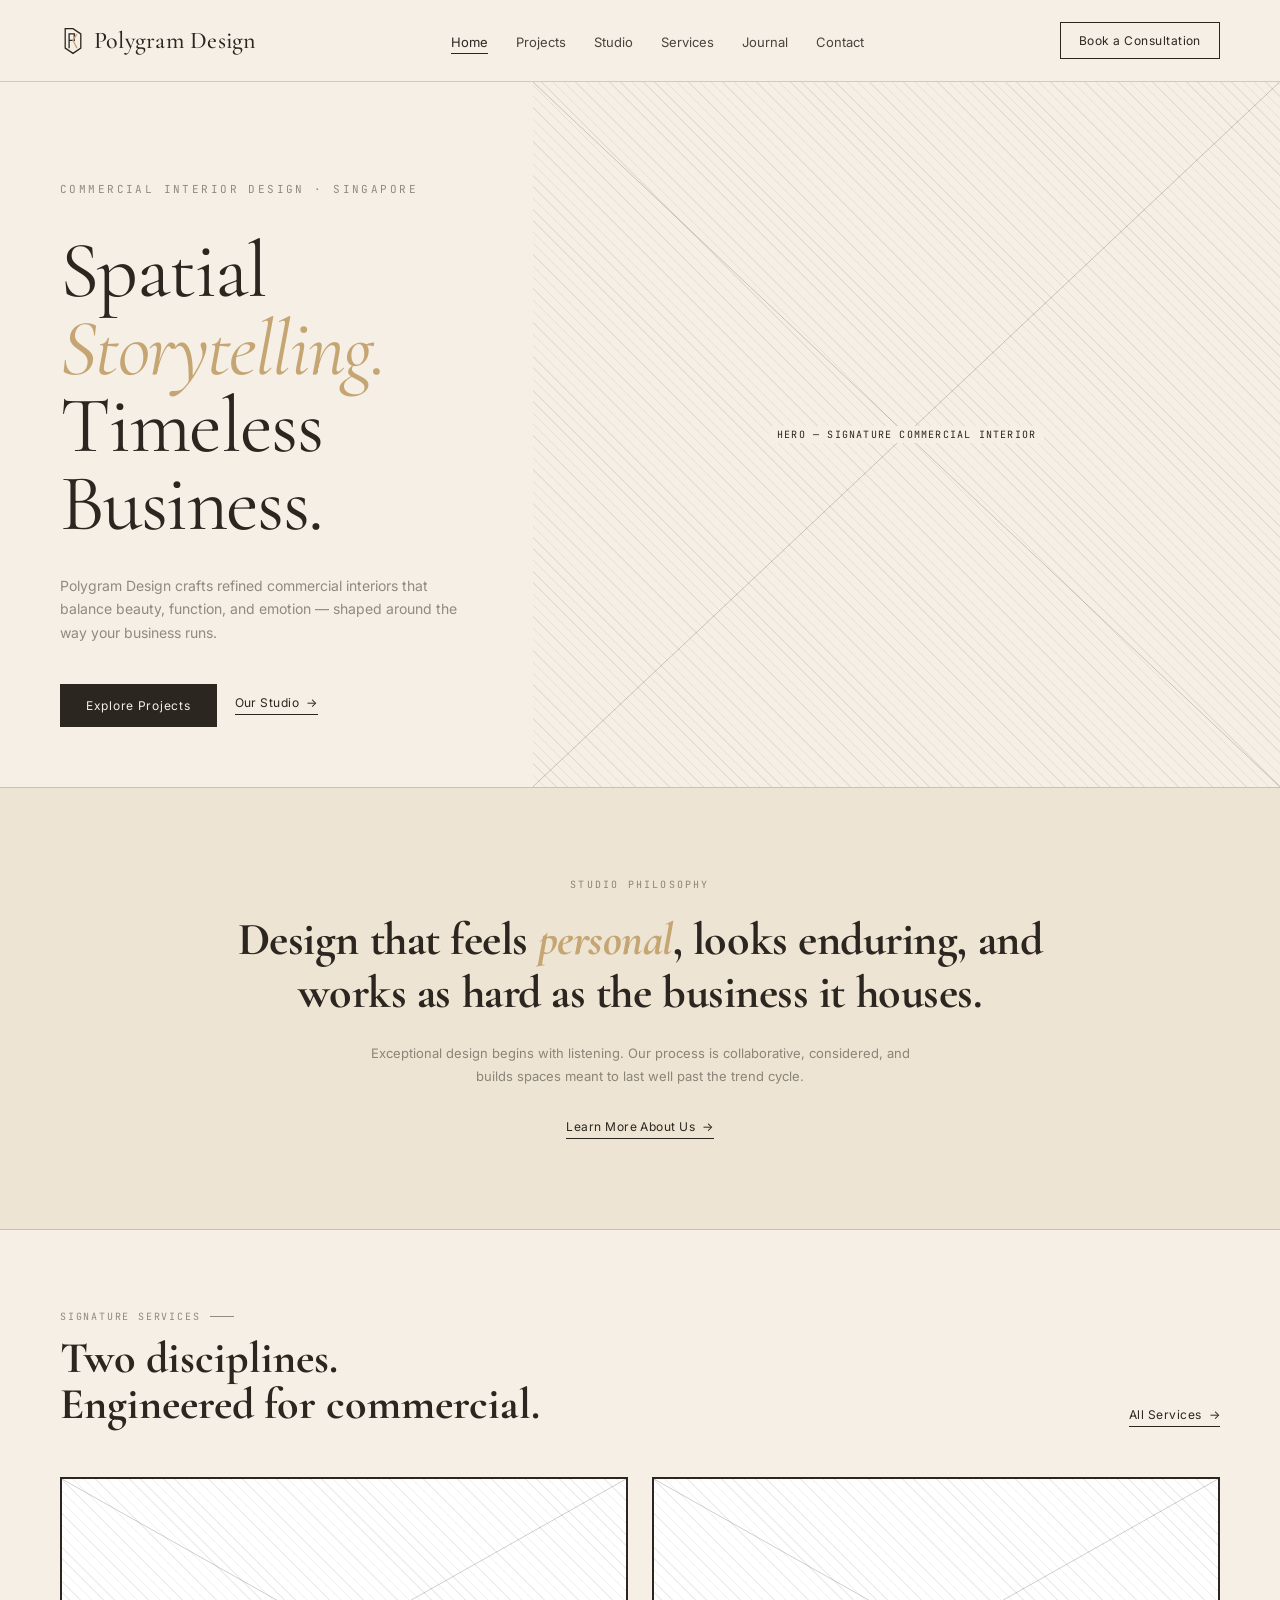
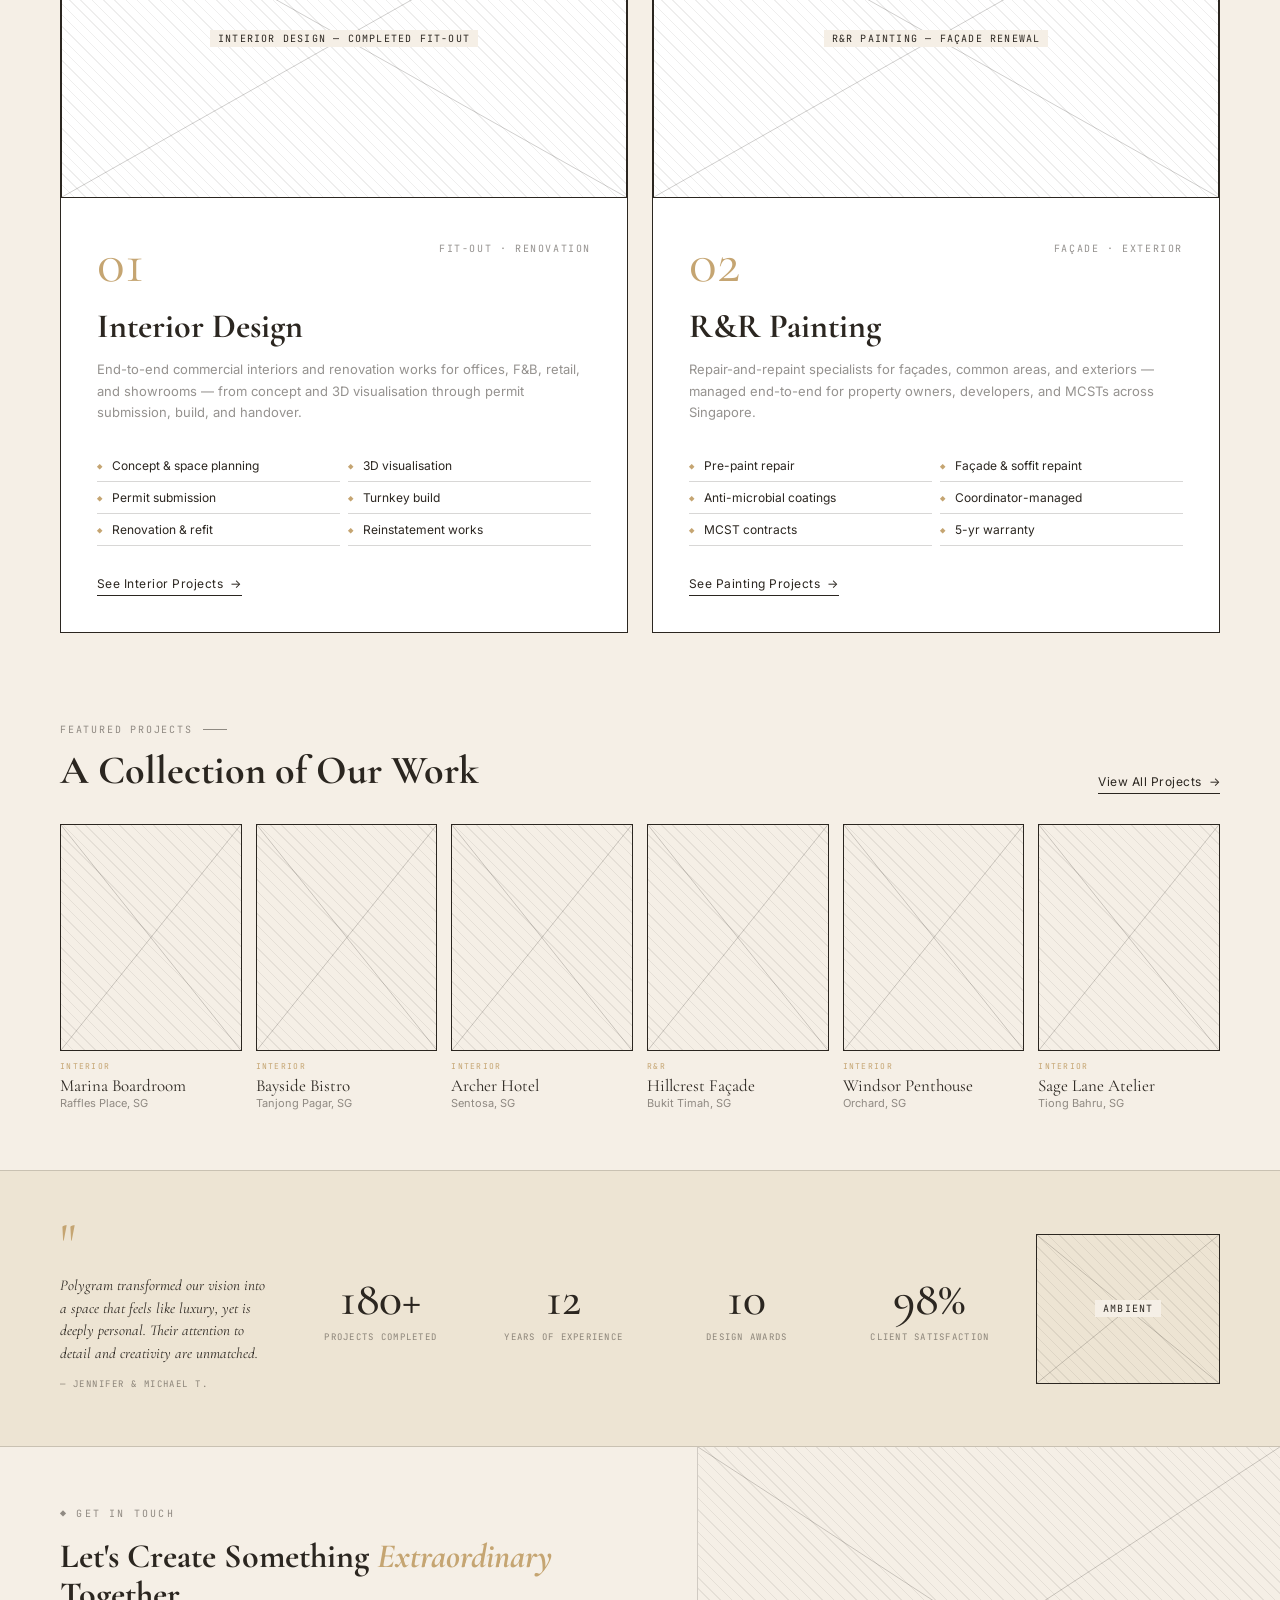
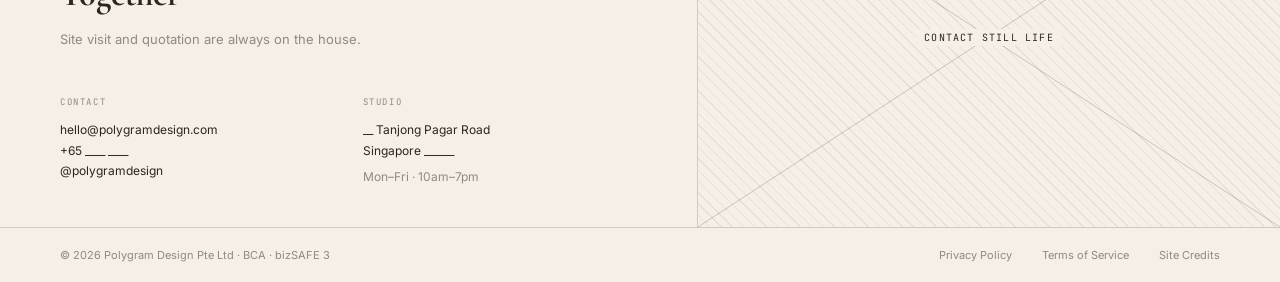
<file: index.html>
<!DOCTYPE html>
<html lang="en">
<head>
  <meta charset="UTF-8" />
  <meta name="viewport" content="width=device-width, initial-scale=1.0" />
  <title>Polygram Design — Commercial Interior Design & R&R Painting, Singapore</title>
  <meta name="description" content="Polygram Design crafts refined commercial interiors and exterior R&R painting for offices, F&B, retail, and property developers across Singapore.">
  <link rel="preconnect" href="https://fonts.googleapis.com" />
  <link rel="preconnect" href="https://fonts.gstatic.com" crossorigin />
  <link href="https://fonts.googleapis.com/css2?family=Cormorant+Garamond:ital,wght@0,400;0,500;1,400&family=Inter:wght@400;500;600&family=JetBrains+Mono:wght@400;500&display=swap" rel="stylesheet" />
  <link rel="stylesheet" href="css/style.css" />
</head>
<body>

  <!-- NAV -->
  <nav class="nav">
    <a href="index.html" class="logo">
      <svg class="logo-icon" width="26" height="30" viewBox="0 0 40 46" fill="none" xmlns="http://www.w3.org/2000/svg">
        <path d="M8 4L20 4L32 12L32 34L20 42L8 34Z" stroke="currentColor" stroke-width="2"/>
        <path d="M14 12L22 12L22 22L14 22ZM14 12L14 34" stroke="currentColor" stroke-width="2"/>
        <path d="M26 12L20 22L26 34" stroke="#c5a572" stroke-width="2" class="gold-path"/>
      </svg>
      <span class="logo-wordmark">Polygram Design</span>
    </a>
    <ul class="nav-links">
      <li><a href="index.html" class="active">Home</a></li>
      <li><a href="portfolio.html">Projects</a></li>
      <li><a href="about.html">Studio</a></li>
      <li><a href="services.html">Services</a></li>
      <li><a href="#">Journal</a></li>
      <li><a href="#contact">Contact</a></li>
    </ul>
    <a href="#contact" class="nav-cta">Book a Consultation</a>
    <button class="nav-hamburger" id="nav-hamburger" aria-label="Open menu">
      <span></span><span></span><span></span>
    </button>
  </nav>

  <!-- MOBILE MENU -->
  <div class="nav-mobile-menu" id="nav-mobile-menu">
    <button class="nav-mobile-close" id="nav-mobile-close" aria-label="Close menu">✕</button>
    <a href="index.html">Home</a>
    <a href="portfolio.html">Projects</a>
    <a href="about.html">Studio</a>
    <a href="services.html">Services</a>
    <a href="#">Journal</a>
    <a href="#contact">Contact</a>
  </div>

  <!-- HERO SPLIT -->
  <section class="home-hero">
    <div class="home-hero-copy">
      <p class="home-hero-eyebrow">COMMERCIAL INTERIOR DESIGN · SINGAPORE</p>
      <h1 class="home-hero-headline">Spatial <em>Storytelling.</em><br>Timeless Business.</h1>
      <p class="home-hero-body">Polygram Design crafts refined commercial interiors that balance beauty, function, and emotion — shaped around the way your business runs.</p>
      <div class="home-hero-ctas">
        <a href="portfolio.html" class="btn-solid">Explore Projects</a>
        <a href="about.html" class="btn-link">Our Studio &nbsp;→</a>
      </div>
    </div>
    <div class="img-ph home-hero-image no-border" data-label="Hero — signature commercial interior">
      <svg class="x-lines" preserveAspectRatio="none" xmlns="http://www.w3.org/2000/svg">
        <line x1="0" y1="0" x2="100%" y2="100%" stroke="rgba(43,38,32,0.22)" stroke-width="1"/>
        <line x1="100%" y1="0" x2="0" y2="100%" stroke="rgba(43,38,32,0.22)" stroke-width="1"/>
      </svg>
      <span class="ph-label">Hero — signature commercial interior</span>
    </div>
  </section>

  <!-- STUDIO PHILOSOPHY -->
  <section class="philosophy">
    <p class="philosophy-eyebrow">STUDIO PHILOSOPHY</p>
    <h2 class="philosophy-headline">Design that feels <em>personal</em>, looks enduring, and works as hard as the business it houses.</h2>
    <p class="philosophy-body">Exceptional design begins with listening. Our process is collaborative, considered, and builds spaces meant to last well past the trend cycle.</p>
    <div class="philosophy-link">
      <a href="about.html" class="btn-link">Learn More About Us &nbsp;→</a>
    </div>
  </section>

  <!-- TWO DISCIPLINES -->
  <section class="disciplines">
    <header class="disciplines-header">
      <div class="disciplines-header-left">
        <p class="section-label">SIGNATURE SERVICES</p>
        <h2 class="disciplines-header-headline">Two disciplines.<br>Engineered for commercial.</h2>
      </div>
      <a href="services.html" class="btn-link">All Services &nbsp;→</a>
    </header>

    <div class="discipline-cards">
      <!-- 01 Interior Design -->
      <div class="discipline-card">
        <div class="img-ph discipline-card-image" data-label="Interior Design — completed fit-out">
          <svg class="x-lines" preserveAspectRatio="none" xmlns="http://www.w3.org/2000/svg">
            <line x1="0" y1="0" x2="100%" y2="100%" stroke="rgba(43,38,32,0.22)" stroke-width="1"/>
            <line x1="100%" y1="0" x2="0" y2="100%" stroke="rgba(43,38,32,0.22)" stroke-width="1"/>
          </svg>
          <span class="ph-label">Interior Design — completed fit-out</span>
        </div>
        <div class="discipline-card-body">
          <div class="discipline-card-num-row">
            <span class="discipline-card-num">01</span>
            <span class="discipline-card-sub">FIT-OUT · RENOVATION</span>
          </div>
          <h3 class="discipline-card-title">Interior Design</h3>
          <p class="discipline-card-desc">End-to-end commercial interiors and renovation works for offices, F&amp;B, retail, and showrooms — from concept and 3D visualisation through permit submission, build, and handover.</p>
          <ul class="discipline-service-list">
            <li>Concept &amp; space planning</li>
            <li>3D visualisation</li>
            <li>Permit submission</li>
            <li>Turnkey build</li>
            <li>Renovation &amp; refit</li>
            <li>Reinstatement works</li>
          </ul>
          <a href="portfolio.html" class="btn-link">See Interior Projects &nbsp;→</a>
        </div>
      </div>

      <!-- 02 R&R Painting -->
      <div class="discipline-card">
        <div class="img-ph discipline-card-image" data-label="R&R Painting — façade renewal">
          <svg class="x-lines" preserveAspectRatio="none" xmlns="http://www.w3.org/2000/svg">
            <line x1="0" y1="0" x2="100%" y2="100%" stroke="rgba(43,38,32,0.22)" stroke-width="1"/>
            <line x1="100%" y1="0" x2="0" y2="100%" stroke="rgba(43,38,32,0.22)" stroke-width="1"/>
          </svg>
          <span class="ph-label">R&R Painting — façade renewal</span>
        </div>
        <div class="discipline-card-body">
          <div class="discipline-card-num-row">
            <span class="discipline-card-num">02</span>
            <span class="discipline-card-sub">FAÇADE · EXTERIOR</span>
          </div>
          <h3 class="discipline-card-title">R&amp;R Painting</h3>
          <p class="discipline-card-desc">Repair-and-repaint specialists for façades, common areas, and exteriors — managed end-to-end for property owners, developers, and MCSTs across Singapore.</p>
          <ul class="discipline-service-list">
            <li>Pre-paint repair</li>
            <li>Façade &amp; soffit repaint</li>
            <li>Anti-microbial coatings</li>
            <li>Coordinator-managed</li>
            <li>MCST contracts</li>
            <li>5-yr warranty</li>
          </ul>
          <a href="portfolio.html" class="btn-link">See Painting Projects &nbsp;→</a>
        </div>
      </div>
    </div>
  </section>

  <!-- FEATURED PROJECTS -->
  <section class="featured-projects">
    <header class="featured-projects-header">
      <div>
        <p class="section-label">FEATURED PROJECTS</p>
        <h2 class="featured-projects-headline">A Collection of Our Work</h2>
      </div>
      <a href="portfolio.html" class="btn-link">View All Projects &nbsp;→</a>
    </header>

    <div class="projects-grid-6">
      <a href="case-study.html">
        <div class="img-ph project-thumb-image" data-label="Marina Boardroom">
          <svg class="x-lines" preserveAspectRatio="none" xmlns="http://www.w3.org/2000/svg">
            <line x1="0" y1="0" x2="100%" y2="100%" stroke="rgba(43,38,32,0.22)" stroke-width="1"/>
            <line x1="100%" y1="0" x2="0" y2="100%" stroke="rgba(43,38,32,0.22)" stroke-width="1"/>
          </svg>
        </div>
        <p class="project-thumb-tag">INTERIOR</p>
        <p class="project-thumb-title">Marina Boardroom</p>
        <p class="project-thumb-loc">Raffles Place, SG</p>
      </a>
      <a href="case-study.html">
        <div class="img-ph project-thumb-image" data-label="Bayside Bistro">
          <svg class="x-lines" preserveAspectRatio="none" xmlns="http://www.w3.org/2000/svg">
            <line x1="0" y1="0" x2="100%" y2="100%" stroke="rgba(43,38,32,0.22)" stroke-width="1"/>
            <line x1="100%" y1="0" x2="0" y2="100%" stroke="rgba(43,38,32,0.22)" stroke-width="1"/>
          </svg>
        </div>
        <p class="project-thumb-tag">INTERIOR</p>
        <p class="project-thumb-title">Bayside Bistro</p>
        <p class="project-thumb-loc">Tanjong Pagar, SG</p>
      </a>
      <a href="case-study.html">
        <div class="img-ph project-thumb-image" data-label="Archer Hotel">
          <svg class="x-lines" preserveAspectRatio="none" xmlns="http://www.w3.org/2000/svg">
            <line x1="0" y1="0" x2="100%" y2="100%" stroke="rgba(43,38,32,0.22)" stroke-width="1"/>
            <line x1="100%" y1="0" x2="0" y2="100%" stroke="rgba(43,38,32,0.22)" stroke-width="1"/>
          </svg>
        </div>
        <p class="project-thumb-tag">INTERIOR</p>
        <p class="project-thumb-title">Archer Hotel</p>
        <p class="project-thumb-loc">Sentosa, SG</p>
      </a>
      <a href="case-study.html">
        <div class="img-ph project-thumb-image" data-label="Hillcrest Façade">
          <svg class="x-lines" preserveAspectRatio="none" xmlns="http://www.w3.org/2000/svg">
            <line x1="0" y1="0" x2="100%" y2="100%" stroke="rgba(43,38,32,0.22)" stroke-width="1"/>
            <line x1="100%" y1="0" x2="0" y2="100%" stroke="rgba(43,38,32,0.22)" stroke-width="1"/>
          </svg>
        </div>
        <p class="project-thumb-tag">R&amp;R</p>
        <p class="project-thumb-title">Hillcrest Façade</p>
        <p class="project-thumb-loc">Bukit Timah, SG</p>
      </a>
      <a href="case-study.html">
        <div class="img-ph project-thumb-image" data-label="Windsor Penthouse">
          <svg class="x-lines" preserveAspectRatio="none" xmlns="http://www.w3.org/2000/svg">
            <line x1="0" y1="0" x2="100%" y2="100%" stroke="rgba(43,38,32,0.22)" stroke-width="1"/>
            <line x1="100%" y1="0" x2="0" y2="100%" stroke="rgba(43,38,32,0.22)" stroke-width="1"/>
          </svg>
        </div>
        <p class="project-thumb-tag">INTERIOR</p>
        <p class="project-thumb-title">Windsor Penthouse</p>
        <p class="project-thumb-loc">Orchard, SG</p>
      </a>
      <a href="case-study.html">
        <div class="img-ph project-thumb-image" data-label="Sage Lane Atelier">
          <svg class="x-lines" preserveAspectRatio="none" xmlns="http://www.w3.org/2000/svg">
            <line x1="0" y1="0" x2="100%" y2="100%" stroke="rgba(43,38,32,0.22)" stroke-width="1"/>
            <line x1="100%" y1="0" x2="0" y2="100%" stroke="rgba(43,38,32,0.22)" stroke-width="1"/>
          </svg>
        </div>
        <p class="project-thumb-tag">INTERIOR</p>
        <p class="project-thumb-title">Sage Lane Atelier</p>
        <p class="project-thumb-loc">Tiong Bahru, SG</p>
      </a>
    </div>
  </section>

  <!-- STATS + TESTIMONIAL STRIP -->
  <section class="stats-strip">
    <div class="stats-strip-quote">
      <div class="open-quote">"</div>
      <p class="quote-body">Polygram transformed our vision into a space that feels like luxury, yet is deeply personal. Their attention to detail and creativity are unmatched.</p>
      <p class="quote-attr">— JENNIFER &amp; MICHAEL T.</p>
    </div>
    <div class="stat-cell">
      <p class="stat-value">180+</p>
      <p class="stat-label">Projects Completed</p>
    </div>
    <div class="stat-cell">
      <p class="stat-value">12</p>
      <p class="stat-label">Years of Experience</p>
    </div>
    <div class="stat-cell">
      <p class="stat-value">10</p>
      <p class="stat-label">Design Awards</p>
    </div>
    <div class="stat-cell">
      <p class="stat-value">98%</p>
      <p class="stat-label">Client Satisfaction</p>
    </div>
    <div class="img-ph stats-strip-ambient" data-label="ambient">
      <svg class="x-lines" preserveAspectRatio="none" xmlns="http://www.w3.org/2000/svg">
        <line x1="0" y1="0" x2="100%" y2="100%" stroke="rgba(43,38,32,0.22)" stroke-width="1"/>
        <line x1="100%" y1="0" x2="0" y2="100%" stroke="rgba(43,38,32,0.22)" stroke-width="1"/>
      </svg>
      <span class="ph-label">ambient</span>
    </div>
  </section>

  <!-- CONTACT BAND -->
  <section id="contact" class="home-contact">
    <div class="home-contact-copy">
      <div>
        <p class="home-contact-eyebrow">◆ GET IN TOUCH</p>
        <h2 class="home-contact-heading">Let's Create Something <em>Extraordinary</em> Together</h2>
        <p class="home-contact-body">Site visit and quotation are always on the house.</p>
      </div>
      <div class="contact-info-grid">
        <div>
          <p class="col-label">CONTACT</p>
          <p>hello@polygramdesign.com</p>
          <p>+65 ____ ____</p>
          <p>@polygramdesign</p>
        </div>
        <div>
          <p class="col-label">STUDIO</p>
          <p>__ Tanjong Pagar Road</p>
          <p>Singapore ______</p>
          <p class="studio-hours">Mon–Fri · 10am–7pm</p>
        </div>
      </div>
    </div>
    <div class="img-ph home-contact-image no-border" data-label="contact still life">
      <svg class="x-lines" preserveAspectRatio="none" xmlns="http://www.w3.org/2000/svg">
        <line x1="0" y1="0" x2="100%" y2="100%" stroke="rgba(43,38,32,0.22)" stroke-width="1"/>
        <line x1="100%" y1="0" x2="0" y2="100%" stroke="rgba(43,38,32,0.22)" stroke-width="1"/>
      </svg>
      <span class="ph-label">contact still life</span>
    </div>
  </section>

  <!-- LEGAL STRIP -->
  <div class="legal-strip">
    <span>© 2026 Polygram Design Pte Ltd · BCA · bizSAFE 3</span>
    <div class="legal-strip-links">
      <a href="#">Privacy Policy</a>
      <a href="#">Terms of Service</a>
      <a href="#">Site Credits</a>
    </div>
  </div>

  <script src="js/main.js"></script>
</body>
</html>
</file>
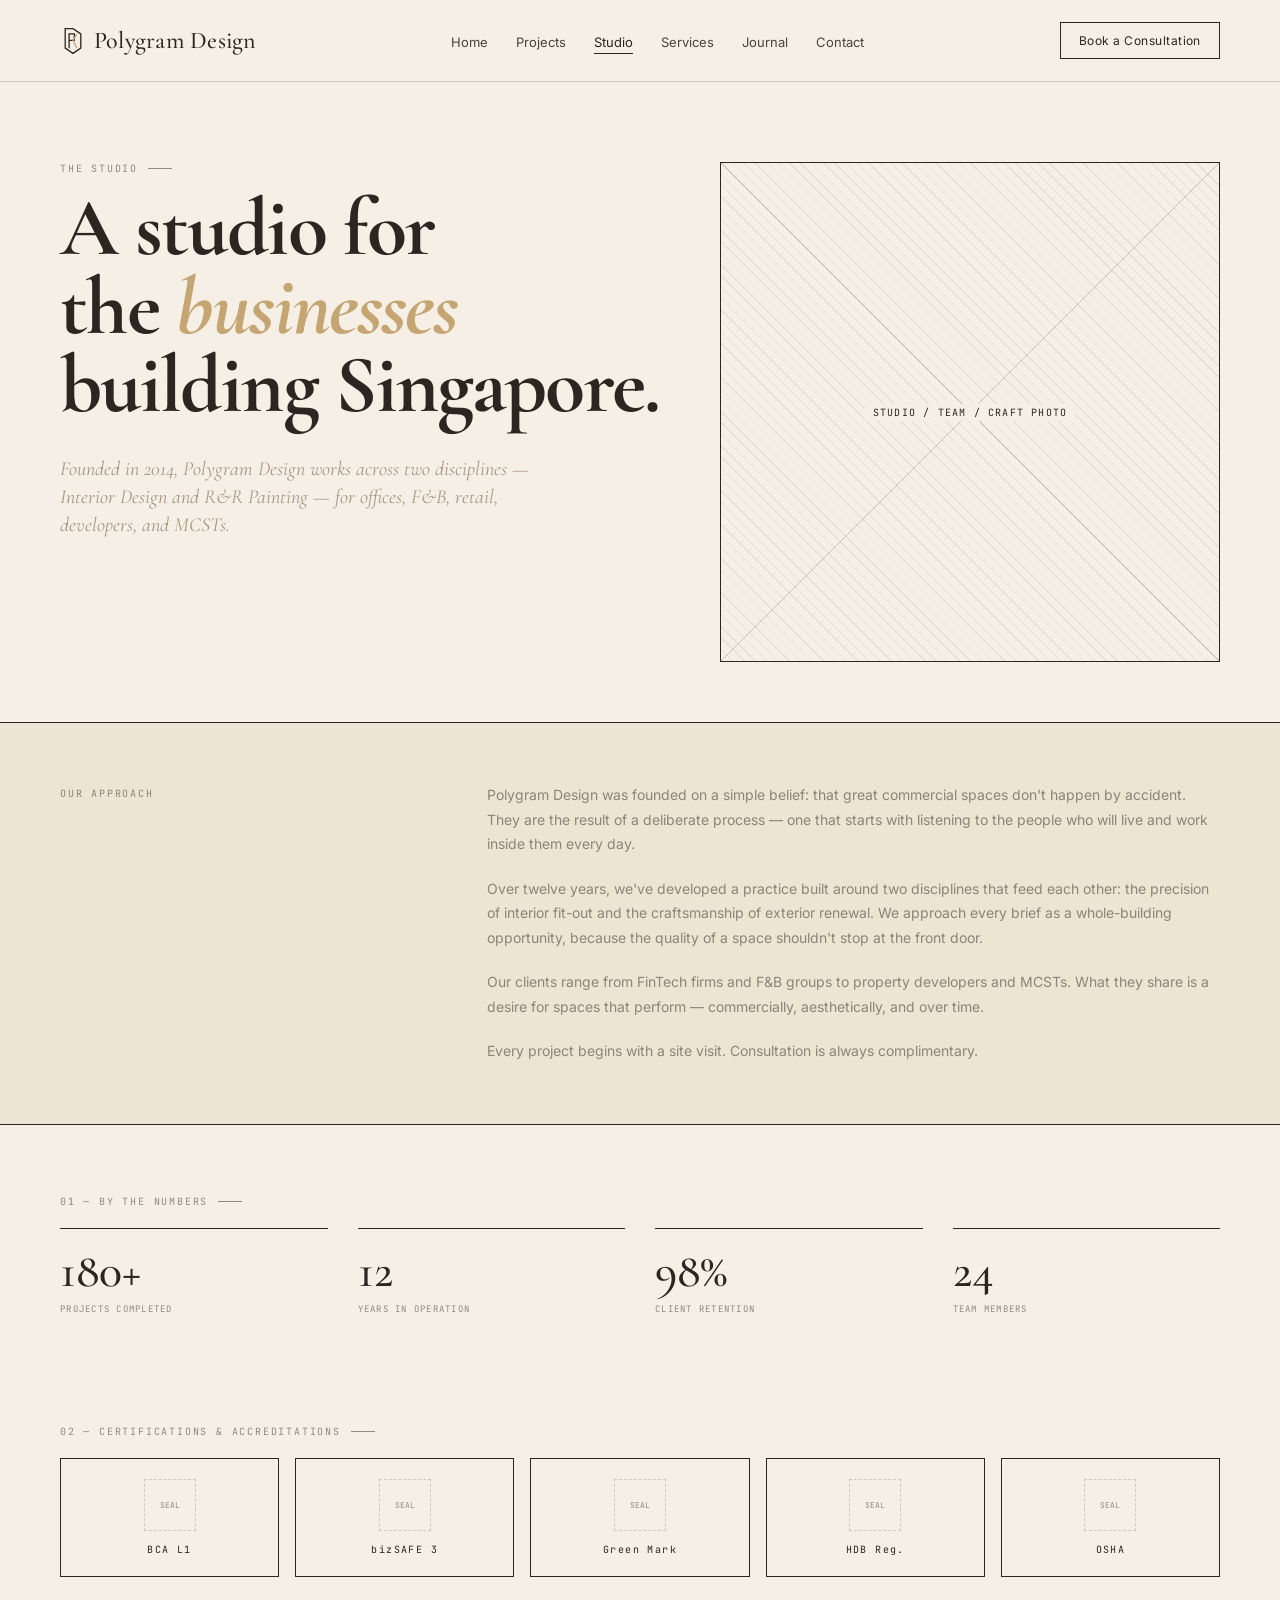
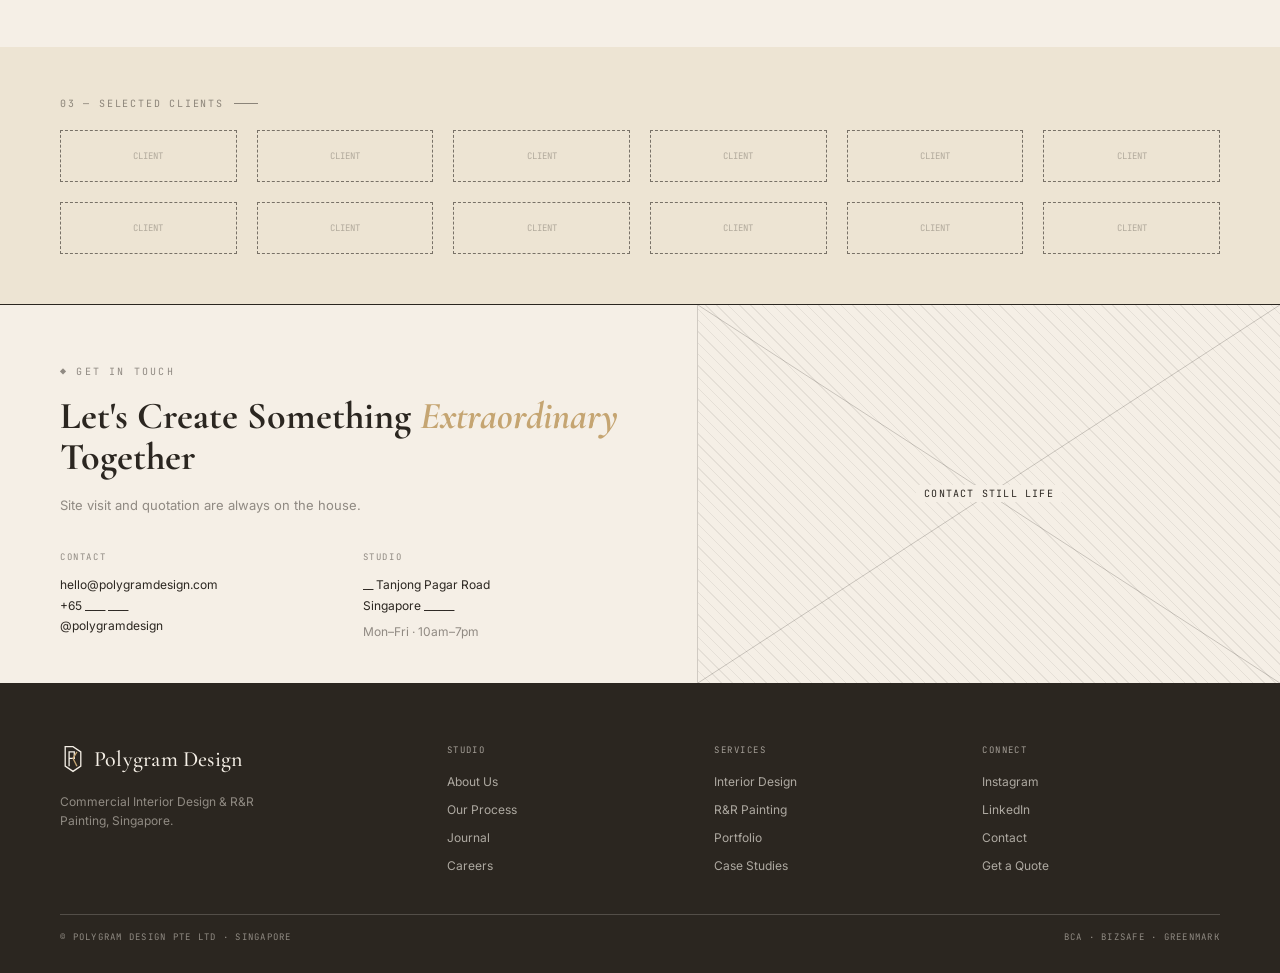
<file: about.html>
<!DOCTYPE html>
<html lang="en">
<head>
  <meta charset="UTF-8" />
  <meta name="viewport" content="width=device-width, initial-scale=1.0" />
  <title>About — Polygram Design</title>
  <meta name="description" content="Founded in 2014, Polygram Design is a Singapore studio working across two disciplines — Interior Design and R&R Painting — for offices, F&B, retail, and property developers.">
  <link rel="preconnect" href="https://fonts.googleapis.com" />
  <link rel="preconnect" href="https://fonts.gstatic.com" crossorigin />
  <link href="https://fonts.googleapis.com/css2?family=Cormorant+Garamond:ital,wght@0,400;0,500;1,400&family=Inter:wght@400;500;600&family=JetBrains+Mono:wght@400;500&display=swap" rel="stylesheet" />
  <link rel="stylesheet" href="css/style.css" />
</head>
<body>

  <!-- NAV -->
  <nav class="nav">
    <a href="index.html" class="logo">
      <svg class="logo-icon" width="26" height="30" viewBox="0 0 40 46" fill="none" xmlns="http://www.w3.org/2000/svg">
        <path d="M8 4L20 4L32 12L32 34L20 42L8 34Z" stroke="currentColor" stroke-width="2"/>
        <path d="M14 12L22 12L22 22L14 22ZM14 12L14 34" stroke="currentColor" stroke-width="2"/>
        <path d="M26 12L20 22L26 34" stroke="#c5a572" stroke-width="2"/>
      </svg>
      <span class="logo-wordmark">Polygram Design</span>
    </a>
    <ul class="nav-links">
      <li><a href="index.html">Home</a></li>
      <li><a href="portfolio.html">Projects</a></li>
      <li><a href="about.html" class="active">Studio</a></li>
      <li><a href="services.html">Services</a></li>
      <li><a href="#">Journal</a></li>
      <li><a href="#contact">Contact</a></li>
    </ul>
    <a href="#contact" class="nav-cta">Book a Consultation</a>
    <button class="nav-hamburger" id="nav-hamburger" aria-label="Open menu">
      <span></span><span></span><span></span>
    </button>
  </nav>

  <!-- MOBILE MENU -->
  <div class="nav-mobile-menu" id="nav-mobile-menu">
    <button class="nav-mobile-close" id="nav-mobile-close" aria-label="Close menu">✕</button>
    <a href="index.html">Home</a>
    <a href="portfolio.html">Projects</a>
    <a href="about.html">Studio</a>
    <a href="services.html">Services</a>
    <a href="#">Journal</a>
    <a href="#contact">Contact</a>
  </div>

  <!-- HERO -->
  <section class="about-hero">
    <div>
      <p class="section-label">THE STUDIO</p>
      <h1 class="about-hero-headline">A studio for<br>the <em>businesses</em><br>building Singapore.</h1>
      <p class="about-hero-subline">Founded in 2014, Polygram Design works across two disciplines — Interior Design and R&amp;R Painting — for offices, F&amp;B, retail, developers, and MCSTs.</p>
    </div>
    <div class="img-ph about-hero-image" data-label="Studio / team / craft photo">
      <svg class="x-lines" preserveAspectRatio="none" xmlns="http://www.w3.org/2000/svg">
        <line x1="0" y1="0" x2="100%" y2="100%" stroke="rgba(43,38,32,0.22)" stroke-width="1"/>
        <line x1="100%" y1="0" x2="0" y2="100%" stroke="rgba(43,38,32,0.22)" stroke-width="1"/>
      </svg>
      <span class="ph-label">Studio / team / craft photo</span>
    </div>
  </section>

  <!-- STORY / APPROACH -->
  <section class="about-story">
    <div class="about-story-grid">
      <p class="about-story-col-label">OUR APPROACH</p>
      <div class="about-story-body">
        <p>Polygram Design was founded on a simple belief: that great commercial spaces don't happen by accident. They are the result of a deliberate process — one that starts with listening to the people who will live and work inside them every day.</p>
        <p>Over twelve years, we've developed a practice built around two disciplines that feed each other: the precision of interior fit-out and the craftsmanship of exterior renewal. We approach every brief as a whole-building opportunity, because the quality of a space shouldn't stop at the front door.</p>
        <p>Our clients range from FinTech firms and F&amp;B groups to property developers and MCSTs. What they share is a desire for spaces that perform — commercially, aesthetically, and over time.</p>
        <p>Every project begins with a site visit. Consultation is always complimentary.</p>
      </div>
    </div>
  </section>

  <!-- STATS -->
  <section class="about-stats">
    <p class="section-label">01 — BY THE NUMBERS</p>
    <div class="about-stats-grid">
      <div class="stat-cell">
        <p class="stat-value">180+</p>
        <p class="stat-label">Projects Completed</p>
      </div>
      <div class="stat-cell">
        <p class="stat-value">12</p>
        <p class="stat-label">Years in Operation</p>
      </div>
      <div class="stat-cell">
        <p class="stat-value">98%</p>
        <p class="stat-label">Client Retention</p>
      </div>
      <div class="stat-cell">
        <p class="stat-value">24</p>
        <p class="stat-label">Team Members</p>
      </div>
    </div>
  </section>

  <!-- CERTIFICATIONS -->
  <section class="about-certs">
    <p class="section-label">02 — CERTIFICATIONS &amp; ACCREDITATIONS</p>
    <div class="about-certs-grid">
      <div class="cert-box">
        <div class="cert-seal">SEAL</div>
        <span class="cert-name">BCA L1</span>
      </div>
      <div class="cert-box">
        <div class="cert-seal">SEAL</div>
        <span class="cert-name">bizSAFE 3</span>
      </div>
      <div class="cert-box">
        <div class="cert-seal">SEAL</div>
        <span class="cert-name">Green Mark</span>
      </div>
      <div class="cert-box">
        <div class="cert-seal">SEAL</div>
        <span class="cert-name">HDB Reg.</span>
      </div>
      <div class="cert-box">
        <div class="cert-seal">SEAL</div>
        <span class="cert-name">OSHA</span>
      </div>
    </div>
  </section>

  <!-- CLIENT LOGOS -->
  <section class="about-clients">
    <p class="section-label">03 — SELECTED CLIENTS</p>
    <div class="about-clients-grid">
      <div class="client-logo-box">CLIENT</div>
      <div class="client-logo-box">CLIENT</div>
      <div class="client-logo-box">CLIENT</div>
      <div class="client-logo-box">CLIENT</div>
      <div class="client-logo-box">CLIENT</div>
      <div class="client-logo-box">CLIENT</div>
      <div class="client-logo-box">CLIENT</div>
      <div class="client-logo-box">CLIENT</div>
      <div class="client-logo-box">CLIENT</div>
      <div class="client-logo-box">CLIENT</div>
      <div class="client-logo-box">CLIENT</div>
      <div class="client-logo-box">CLIENT</div>
    </div>
  </section>

  <!-- CONTACT -->
  <section id="contact" class="contact-section">
    <div class="contact-section-copy">
      <div>
        <p class="contact-section-eyebrow">◆ GET IN TOUCH</p>
        <h2 class="contact-section-heading">Let's Create Something <em>Extraordinary</em> Together</h2>
        <p class="contact-section-body">Site visit and quotation are always on the house.</p>
      </div>
      <div class="contact-info-grid">
        <div>
          <p class="col-label">CONTACT</p>
          <p>hello@polygramdesign.com</p>
          <p>+65 ____ ____</p>
          <p>@polygramdesign</p>
        </div>
        <div>
          <p class="col-label">STUDIO</p>
          <p>__ Tanjong Pagar Road</p>
          <p>Singapore ______</p>
          <p class="studio-hours">Mon–Fri · 10am–7pm</p>
        </div>
      </div>
    </div>
    <div class="img-ph contact-section-image no-border" data-label="contact still life">
      <svg class="x-lines" preserveAspectRatio="none" xmlns="http://www.w3.org/2000/svg">
        <line x1="0" y1="0" x2="100%" y2="100%" stroke="rgba(43,38,32,0.22)" stroke-width="1"/>
        <line x1="100%" y1="0" x2="0" y2="100%" stroke="rgba(43,38,32,0.22)" stroke-width="1"/>
      </svg>
      <span class="ph-label">contact still life</span>
    </div>
  </section>

  <!-- FOOTER -->
  <footer class="footer">
    <div class="footer-grid">
      <div>
        <a href="index.html" class="logo" style="color: #f5efe6;">
          <svg class="logo-icon" width="26" height="30" viewBox="0 0 40 46" fill="none">
            <path d="M8 4L20 4L32 12L32 34L20 42L8 34Z" stroke="#f5efe6" stroke-width="2"/>
            <path d="M14 12L22 12L22 22L14 22ZM14 12L14 34" stroke="#f5efe6" stroke-width="2"/>
            <path d="M26 12L20 22L26 34" stroke="#c5a572" stroke-width="2"/>
          </svg>
          <span class="logo-wordmark">Polygram Design</span>
        </a>
        <p class="footer-tagline">Commercial Interior Design &amp; R&amp;R Painting, Singapore.</p>
      </div>
      <div class="footer-col">
        <p class="footer-col-title">Studio</p>
        <ul>
          <li><a href="about.html">About Us</a></li>
          <li><a href="about.html">Our Process</a></li>
          <li><a href="#">Journal</a></li>
          <li><a href="#contact">Careers</a></li>
        </ul>
      </div>
      <div class="footer-col">
        <p class="footer-col-title">Services</p>
        <ul>
          <li><a href="services.html">Interior Design</a></li>
          <li><a href="services.html">R&amp;R Painting</a></li>
          <li><a href="portfolio.html">Portfolio</a></li>
          <li><a href="case-study.html">Case Studies</a></li>
        </ul>
      </div>
      <div class="footer-col">
        <p class="footer-col-title">Connect</p>
        <ul>
          <li><a href="#">Instagram</a></li>
          <li><a href="#">LinkedIn</a></li>
          <li><a href="#contact">Contact</a></li>
          <li><a href="#contact">Get a Quote</a></li>
        </ul>
      </div>
    </div>
    <div class="footer-legal">
      <span>© POLYGRAM DESIGN PTE LTD · SINGAPORE</span>
      <span>BCA · BIZSAFE · GREENMARK</span>
    </div>
  </footer>

  <script src="js/main.js"></script>
</body>
</html>
</file>
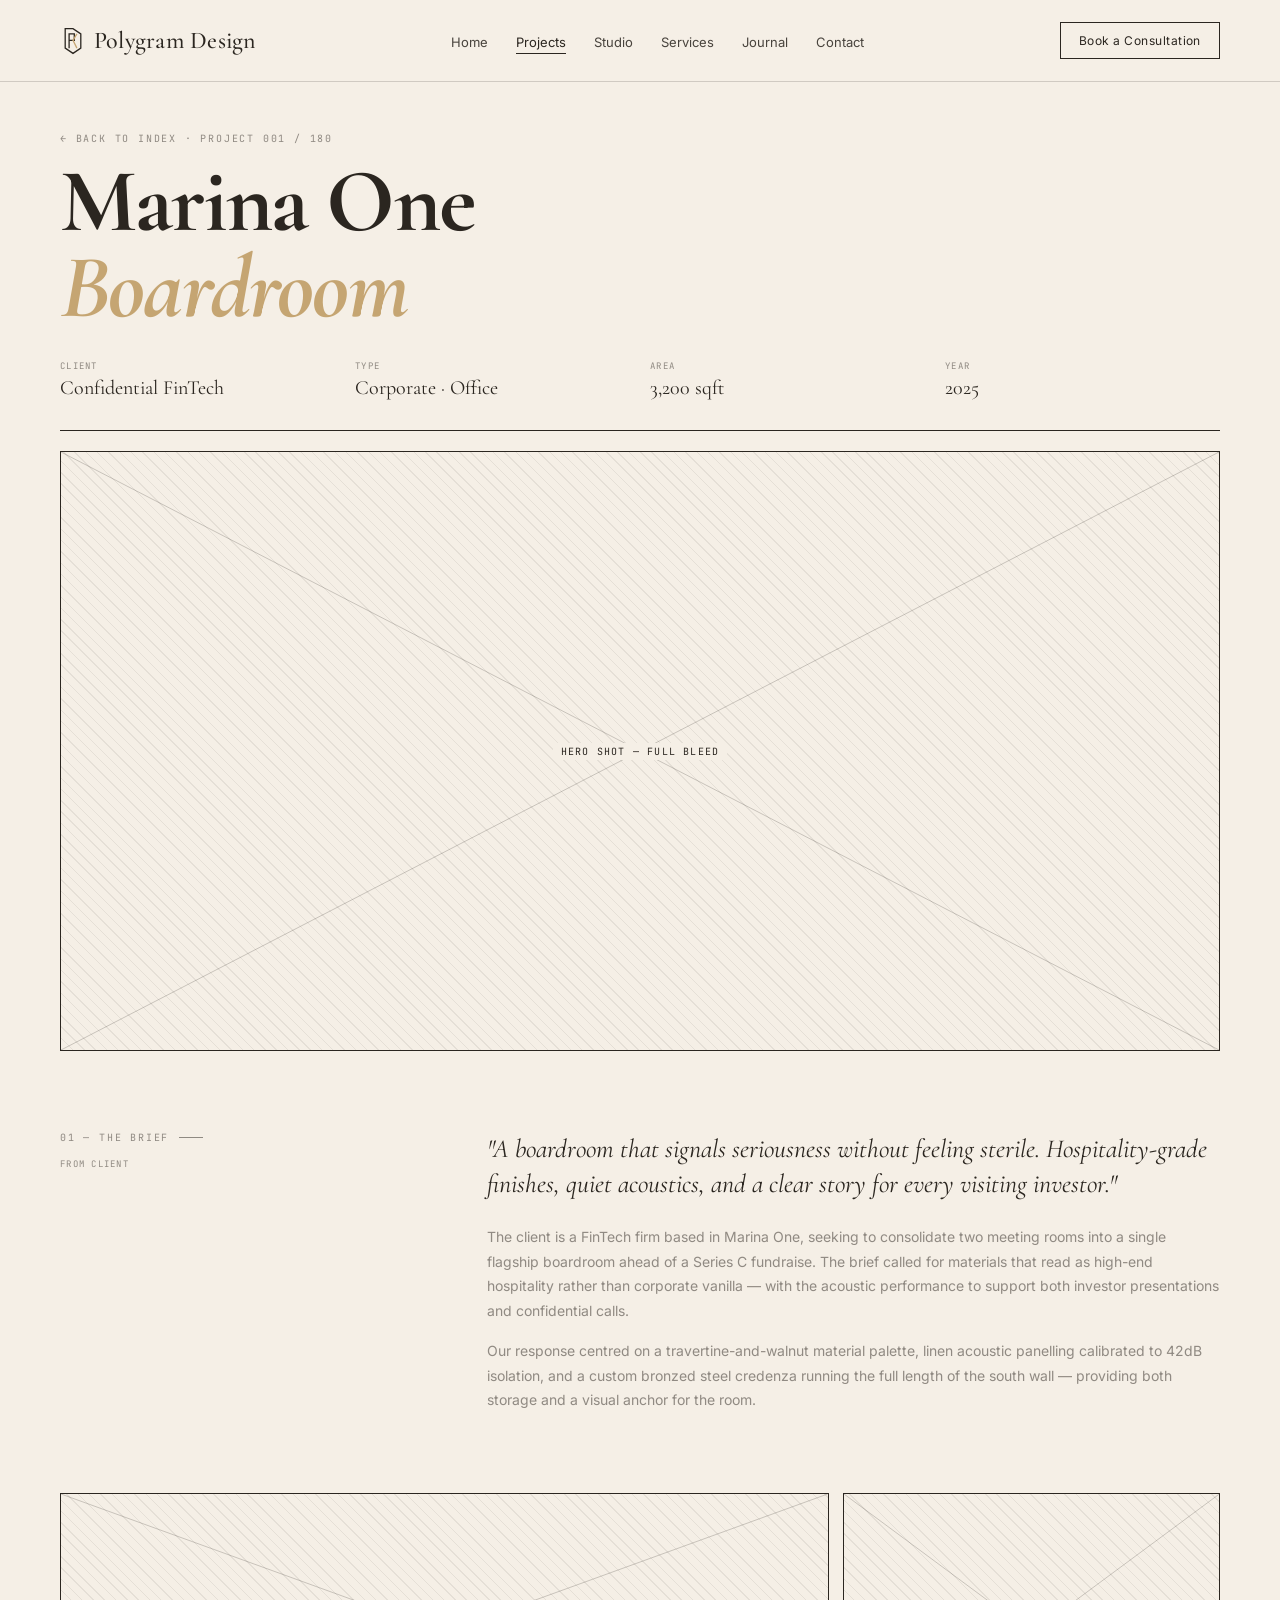
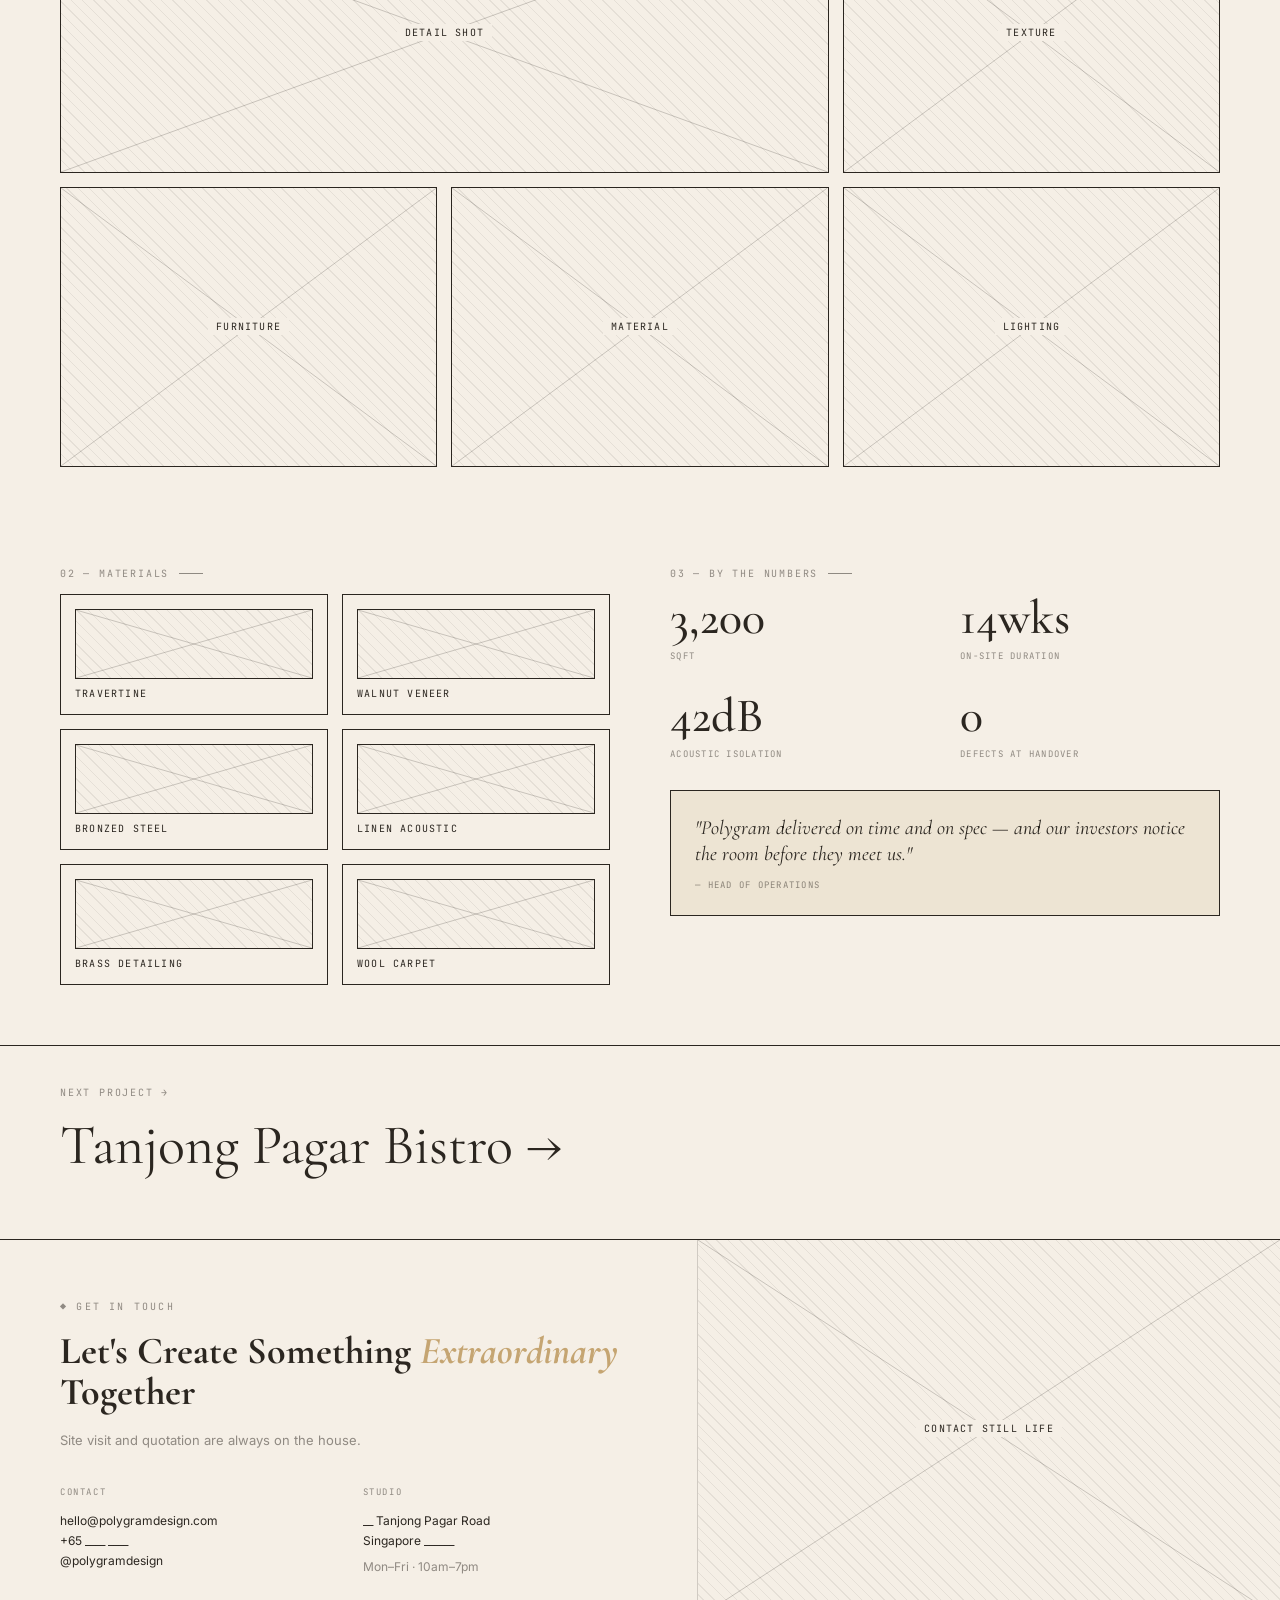
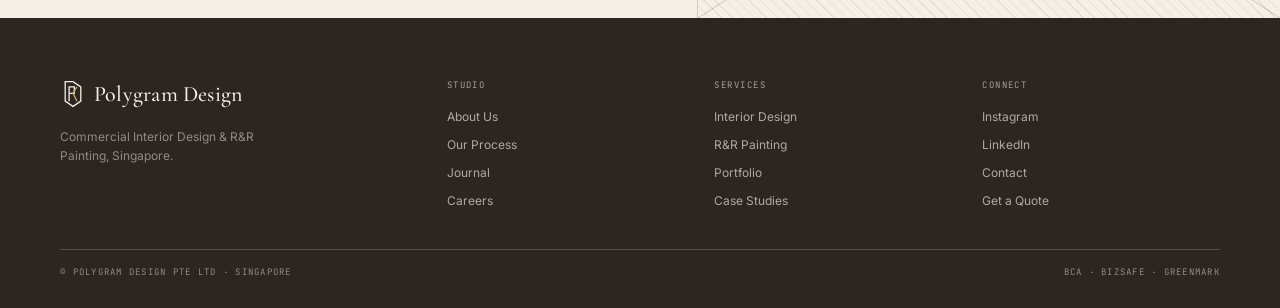
<file: case-study.html>
<!DOCTYPE html>
<html lang="en">
<head>
  <meta charset="UTF-8" />
  <meta name="viewport" content="width=device-width, initial-scale=1.0" />
  <title>Marina One Boardroom — Polygram Design</title>
  <meta name="description" content="Case study: Marina One Boardroom — a 3,200 sqft corporate fit-out in Raffles Place for a FinTech client. Delivered by Polygram Design in 14 weeks with zero defects at handover.">
  <link rel="preconnect" href="https://fonts.googleapis.com" />
  <link rel="preconnect" href="https://fonts.gstatic.com" crossorigin />
  <link href="https://fonts.googleapis.com/css2?family=Cormorant+Garamond:ital,wght@0,400;0,500;1,400&family=Inter:wght@400;500;600&family=JetBrains+Mono:wght@400;500&display=swap" rel="stylesheet" />
  <link rel="stylesheet" href="css/style.css" />
</head>
<body>

  <!-- NAV -->
  <nav class="nav">
    <a href="index.html" class="logo">
      <svg class="logo-icon" width="26" height="30" viewBox="0 0 40 46" fill="none">
        <path d="M8 4L20 4L32 12L32 34L20 42L8 34Z" stroke="currentColor" stroke-width="2"/>
        <path d="M14 12L22 12L22 22L14 22ZM14 12L14 34" stroke="currentColor" stroke-width="2"/>
        <path d="M26 12L20 22L26 34" stroke="#c5a572" stroke-width="2"/>
      </svg>
      <span class="logo-wordmark">Polygram Design</span>
    </a>
    <ul class="nav-links">
      <li><a href="index.html">Home</a></li>
      <li><a href="portfolio.html" class="active">Projects</a></li>
      <li><a href="about.html">Studio</a></li>
      <li><a href="services.html">Services</a></li>
      <li><a href="#">Journal</a></li>
      <li><a href="#contact">Contact</a></li>
    </ul>
    <a href="#contact" class="nav-cta">Book a Consultation</a>
    <button class="nav-hamburger" id="nav-hamburger" aria-label="Open menu">
      <span></span><span></span><span></span>
    </button>
  </nav>

  <!-- MOBILE MENU -->
  <div class="nav-mobile-menu" id="nav-mobile-menu">
    <button class="nav-mobile-close" id="nav-mobile-close" aria-label="Close menu">✕</button>
    <a href="index.html">Home</a>
    <a href="portfolio.html">Projects</a>
    <a href="about.html">Studio</a>
    <a href="services.html">Services</a>
    <a href="#">Journal</a>
    <a href="#contact">Contact</a>
  </div>

  <!-- CASE STUDY HERO -->
  <section class="case-hero">
    <p class="case-back"><a href="portfolio.html">← BACK TO INDEX</a> · PROJECT 001 / 180</p>
    <h1 class="case-title">Marina One<br><em>Boardroom</em></h1>
    <div class="case-meta">
      <div>
        <p class="case-meta-label">CLIENT</p>
        <p class="case-meta-value">Confidential FinTech</p>
      </div>
      <div>
        <p class="case-meta-label">TYPE</p>
        <p class="case-meta-value">Corporate · Office</p>
      </div>
      <div>
        <p class="case-meta-label">AREA</p>
        <p class="case-meta-value">3,200 sqft</p>
      </div>
      <div>
        <p class="case-meta-label">YEAR</p>
        <p class="case-meta-value">2025</p>
      </div>
    </div>
  </section>

  <!-- HERO IMAGE -->
  <div class="case-hero-image">
    <div class="img-ph" data-label="Hero shot — full bleed" style="height: 600px;">
      <svg class="x-lines" preserveAspectRatio="none" xmlns="http://www.w3.org/2000/svg">
        <line x1="0" y1="0" x2="100%" y2="100%" stroke="rgba(43,38,32,0.22)" stroke-width="1"/>
        <line x1="100%" y1="0" x2="0" y2="100%" stroke="rgba(43,38,32,0.22)" stroke-width="1"/>
      </svg>
      <span class="ph-label">Hero shot — full bleed</span>
    </div>
  </div>

  <!-- THE BRIEF -->
  <section class="case-brief">
    <div class="case-brief-label">
      <p class="section-label">01 — THE BRIEF</p>
      <p class="case-meta-label">FROM CLIENT</p>
    </div>
    <div>
      <p class="case-brief-quote">"A boardroom that signals seriousness without feeling sterile. Hospitality-grade finishes, quiet acoustics, and a clear story for every visiting investor."</p>
      <div class="case-brief-body">
        <p>The client is a FinTech firm based in Marina One, seeking to consolidate two meeting rooms into a single flagship boardroom ahead of a Series C fundraise. The brief called for materials that read as high-end hospitality rather than corporate vanilla — with the acoustic performance to support both investor presentations and confidential calls.</p>
        <p>Our response centred on a travertine-and-walnut material palette, linen acoustic panelling calibrated to 42dB isolation, and a custom bronzed steel credenza running the full length of the south wall — providing both storage and a visual anchor for the room.</p>
      </div>
    </div>
  </section>

  <!-- IMAGE GALLERY -->
  <section class="case-gallery">
    <div class="gallery-grid">
      <div class="span-4">
        <div class="img-ph" data-label="Detail shot" style="height: 100%;">
          <svg class="x-lines" preserveAspectRatio="none" xmlns="http://www.w3.org/2000/svg">
            <line x1="0" y1="0" x2="100%" y2="100%" stroke="rgba(43,38,32,0.22)" stroke-width="1"/>
            <line x1="100%" y1="0" x2="0" y2="100%" stroke="rgba(43,38,32,0.22)" stroke-width="1"/>
          </svg>
          <span class="ph-label">Detail shot</span>
        </div>
      </div>
      <div class="span-2">
        <div class="img-ph" data-label="Texture" style="height: 100%;">
          <svg class="x-lines" preserveAspectRatio="none" xmlns="http://www.w3.org/2000/svg">
            <line x1="0" y1="0" x2="100%" y2="100%" stroke="rgba(43,38,32,0.22)" stroke-width="1"/>
            <line x1="100%" y1="0" x2="0" y2="100%" stroke="rgba(43,38,32,0.22)" stroke-width="1"/>
          </svg>
          <span class="ph-label">Texture</span>
        </div>
      </div>
      <div class="span-2">
        <div class="img-ph" data-label="Furniture" style="height: 100%;">
          <svg class="x-lines" preserveAspectRatio="none" xmlns="http://www.w3.org/2000/svg">
            <line x1="0" y1="0" x2="100%" y2="100%" stroke="rgba(43,38,32,0.22)" stroke-width="1"/>
            <line x1="100%" y1="0" x2="0" y2="100%" stroke="rgba(43,38,32,0.22)" stroke-width="1"/>
          </svg>
          <span class="ph-label">Furniture</span>
        </div>
      </div>
      <div class="span-2">
        <div class="img-ph" data-label="Material" style="height: 100%;">
          <svg class="x-lines" preserveAspectRatio="none" xmlns="http://www.w3.org/2000/svg">
            <line x1="0" y1="0" x2="100%" y2="100%" stroke="rgba(43,38,32,0.22)" stroke-width="1"/>
            <line x1="100%" y1="0" x2="0" y2="100%" stroke="rgba(43,38,32,0.22)" stroke-width="1"/>
          </svg>
          <span class="ph-label">Material</span>
        </div>
      </div>
      <div class="span-2">
        <div class="img-ph" data-label="Lighting" style="height: 100%;">
          <svg class="x-lines" preserveAspectRatio="none" xmlns="http://www.w3.org/2000/svg">
            <line x1="0" y1="0" x2="100%" y2="100%" stroke="rgba(43,38,32,0.22)" stroke-width="1"/>
            <line x1="100%" y1="0" x2="0" y2="100%" stroke="rgba(43,38,32,0.22)" stroke-width="1"/>
          </svg>
          <span class="ph-label">Lighting</span>
        </div>
      </div>
    </div>
  </section>

  <!-- MATERIALS + NUMBERS -->
  <section class="case-bottom">
    <!-- Materials -->
    <div>
      <p class="section-label">02 — MATERIALS</p>
      <div class="materials-grid">
        <div class="material-box">
          <div class="img-ph material-swatch" data-label="swatch">
            <svg class="x-lines" preserveAspectRatio="none" xmlns="http://www.w3.org/2000/svg">
              <line x1="0" y1="0" x2="100%" y2="100%" stroke="rgba(43,38,32,0.22)" stroke-width="1"/>
              <line x1="100%" y1="0" x2="0" y2="100%" stroke="rgba(43,38,32,0.22)" stroke-width="1"/>
            </svg>
          </div>
          <p class="material-name">TRAVERTINE</p>
        </div>
        <div class="material-box">
          <div class="img-ph material-swatch" data-label="swatch">
            <svg class="x-lines" preserveAspectRatio="none" xmlns="http://www.w3.org/2000/svg">
              <line x1="0" y1="0" x2="100%" y2="100%" stroke="rgba(43,38,32,0.22)" stroke-width="1"/>
              <line x1="100%" y1="0" x2="0" y2="100%" stroke="rgba(43,38,32,0.22)" stroke-width="1"/>
            </svg>
          </div>
          <p class="material-name">WALNUT VENEER</p>
        </div>
        <div class="material-box">
          <div class="img-ph material-swatch" data-label="swatch">
            <svg class="x-lines" preserveAspectRatio="none" xmlns="http://www.w3.org/2000/svg">
              <line x1="0" y1="0" x2="100%" y2="100%" stroke="rgba(43,38,32,0.22)" stroke-width="1"/>
              <line x1="100%" y1="0" x2="0" y2="100%" stroke="rgba(43,38,32,0.22)" stroke-width="1"/>
            </svg>
          </div>
          <p class="material-name">BRONZED STEEL</p>
        </div>
        <div class="material-box">
          <div class="img-ph material-swatch" data-label="swatch">
            <svg class="x-lines" preserveAspectRatio="none" xmlns="http://www.w3.org/2000/svg">
              <line x1="0" y1="0" x2="100%" y2="100%" stroke="rgba(43,38,32,0.22)" stroke-width="1"/>
              <line x1="100%" y1="0" x2="0" y2="100%" stroke="rgba(43,38,32,0.22)" stroke-width="1"/>
            </svg>
          </div>
          <p class="material-name">LINEN ACOUSTIC</p>
        </div>
        <div class="material-box">
          <div class="img-ph material-swatch" data-label="swatch">
            <svg class="x-lines" preserveAspectRatio="none" xmlns="http://www.w3.org/2000/svg">
              <line x1="0" y1="0" x2="100%" y2="100%" stroke="rgba(43,38,32,0.22)" stroke-width="1"/>
              <line x1="100%" y1="0" x2="0" y2="100%" stroke="rgba(43,38,32,0.22)" stroke-width="1"/>
            </svg>
          </div>
          <p class="material-name">BRASS DETAILING</p>
        </div>
        <div class="material-box">
          <div class="img-ph material-swatch" data-label="swatch">
            <svg class="x-lines" preserveAspectRatio="none" xmlns="http://www.w3.org/2000/svg">
              <line x1="0" y1="0" x2="100%" y2="100%" stroke="rgba(43,38,32,0.22)" stroke-width="1"/>
              <line x1="100%" y1="0" x2="0" y2="100%" stroke="rgba(43,38,32,0.22)" stroke-width="1"/>
            </svg>
          </div>
          <p class="material-name">WOOL CARPET</p>
        </div>
      </div>
    </div>

    <!-- By the numbers -->
    <div>
      <p class="section-label">03 — BY THE NUMBERS</p>
      <div class="case-numbers-grid">
        <div class="stat-cell">
          <p class="stat-value">3,200</p>
          <p class="stat-label">sqft</p>
        </div>
        <div class="stat-cell">
          <p class="stat-value">14wks</p>
          <p class="stat-label">On-site duration</p>
        </div>
        <div class="stat-cell">
          <p class="stat-value">42dB</p>
          <p class="stat-label">Acoustic isolation</p>
        </div>
        <div class="stat-cell">
          <p class="stat-value">0</p>
          <p class="stat-label">Defects at handover</p>
        </div>
      </div>
      <div class="case-testimonial">
        <p class="case-testimonial-quote">"Polygram delivered on time and on spec — and our investors notice the room before they meet us."</p>
        <p class="case-testimonial-attr">— HEAD OF OPERATIONS</p>
      </div>
    </div>
  </section>

  <!-- NEXT PROJECT -->
  <section class="case-next">
    <p class="case-next-label">NEXT PROJECT →</p>
    <a href="#" class="case-next-project">Tanjong Pagar Bistro →</a>
  </section>

  <!-- CONTACT -->
  <section id="contact" class="contact-section">
    <div class="contact-section-copy">
      <div>
        <p class="contact-section-eyebrow">◆ GET IN TOUCH</p>
        <h2 class="contact-section-heading">Let's Create Something <em>Extraordinary</em> Together</h2>
        <p class="contact-section-body">Site visit and quotation are always on the house.</p>
      </div>
      <div class="contact-info-grid">
        <div>
          <p class="col-label">CONTACT</p>
          <p>hello@polygramdesign.com</p>
          <p>+65 ____ ____</p>
          <p>@polygramdesign</p>
        </div>
        <div>
          <p class="col-label">STUDIO</p>
          <p>__ Tanjong Pagar Road</p>
          <p>Singapore ______</p>
          <p class="studio-hours">Mon–Fri · 10am–7pm</p>
        </div>
      </div>
    </div>
    <div class="img-ph contact-section-image no-border" data-label="contact still life">
      <svg class="x-lines" preserveAspectRatio="none" xmlns="http://www.w3.org/2000/svg">
        <line x1="0" y1="0" x2="100%" y2="100%" stroke="rgba(43,38,32,0.22)" stroke-width="1"/>
        <line x1="100%" y1="0" x2="0" y2="100%" stroke="rgba(43,38,32,0.22)" stroke-width="1"/>
      </svg>
      <span class="ph-label">contact still life</span>
    </div>
  </section>

  <!-- FOOTER -->
  <footer class="footer">
    <div class="footer-grid">
      <div>
        <a href="index.html" class="logo" style="color: #f5efe6;">
          <svg class="logo-icon" width="26" height="30" viewBox="0 0 40 46" fill="none">
            <path d="M8 4L20 4L32 12L32 34L20 42L8 34Z" stroke="#f5efe6" stroke-width="2"/>
            <path d="M14 12L22 12L22 22L14 22ZM14 12L14 34" stroke="#f5efe6" stroke-width="2"/>
            <path d="M26 12L20 22L26 34" stroke="#c5a572" stroke-width="2"/>
          </svg>
          <span class="logo-wordmark">Polygram Design</span>
        </a>
        <p class="footer-tagline">Commercial Interior Design &amp; R&amp;R Painting, Singapore.</p>
      </div>
      <div class="footer-col">
        <p class="footer-col-title">Studio</p>
        <ul>
          <li><a href="about.html">About Us</a></li>
          <li><a href="about.html">Our Process</a></li>
          <li><a href="#">Journal</a></li>
          <li><a href="#contact">Careers</a></li>
        </ul>
      </div>
      <div class="footer-col">
        <p class="footer-col-title">Services</p>
        <ul>
          <li><a href="services.html">Interior Design</a></li>
          <li><a href="services.html">R&amp;R Painting</a></li>
          <li><a href="portfolio.html">Portfolio</a></li>
          <li><a href="case-study.html">Case Studies</a></li>
        </ul>
      </div>
      <div class="footer-col">
        <p class="footer-col-title">Connect</p>
        <ul>
          <li><a href="#">Instagram</a></li>
          <li><a href="#">LinkedIn</a></li>
          <li><a href="#contact">Contact</a></li>
          <li><a href="#contact">Get a Quote</a></li>
        </ul>
      </div>
    </div>
    <div class="footer-legal">
      <span>© POLYGRAM DESIGN PTE LTD · SINGAPORE</span>
      <span>BCA · BIZSAFE · GREENMARK</span>
    </div>
  </footer>

  <script src="js/main.js"></script>
</body>
</html>
</file>
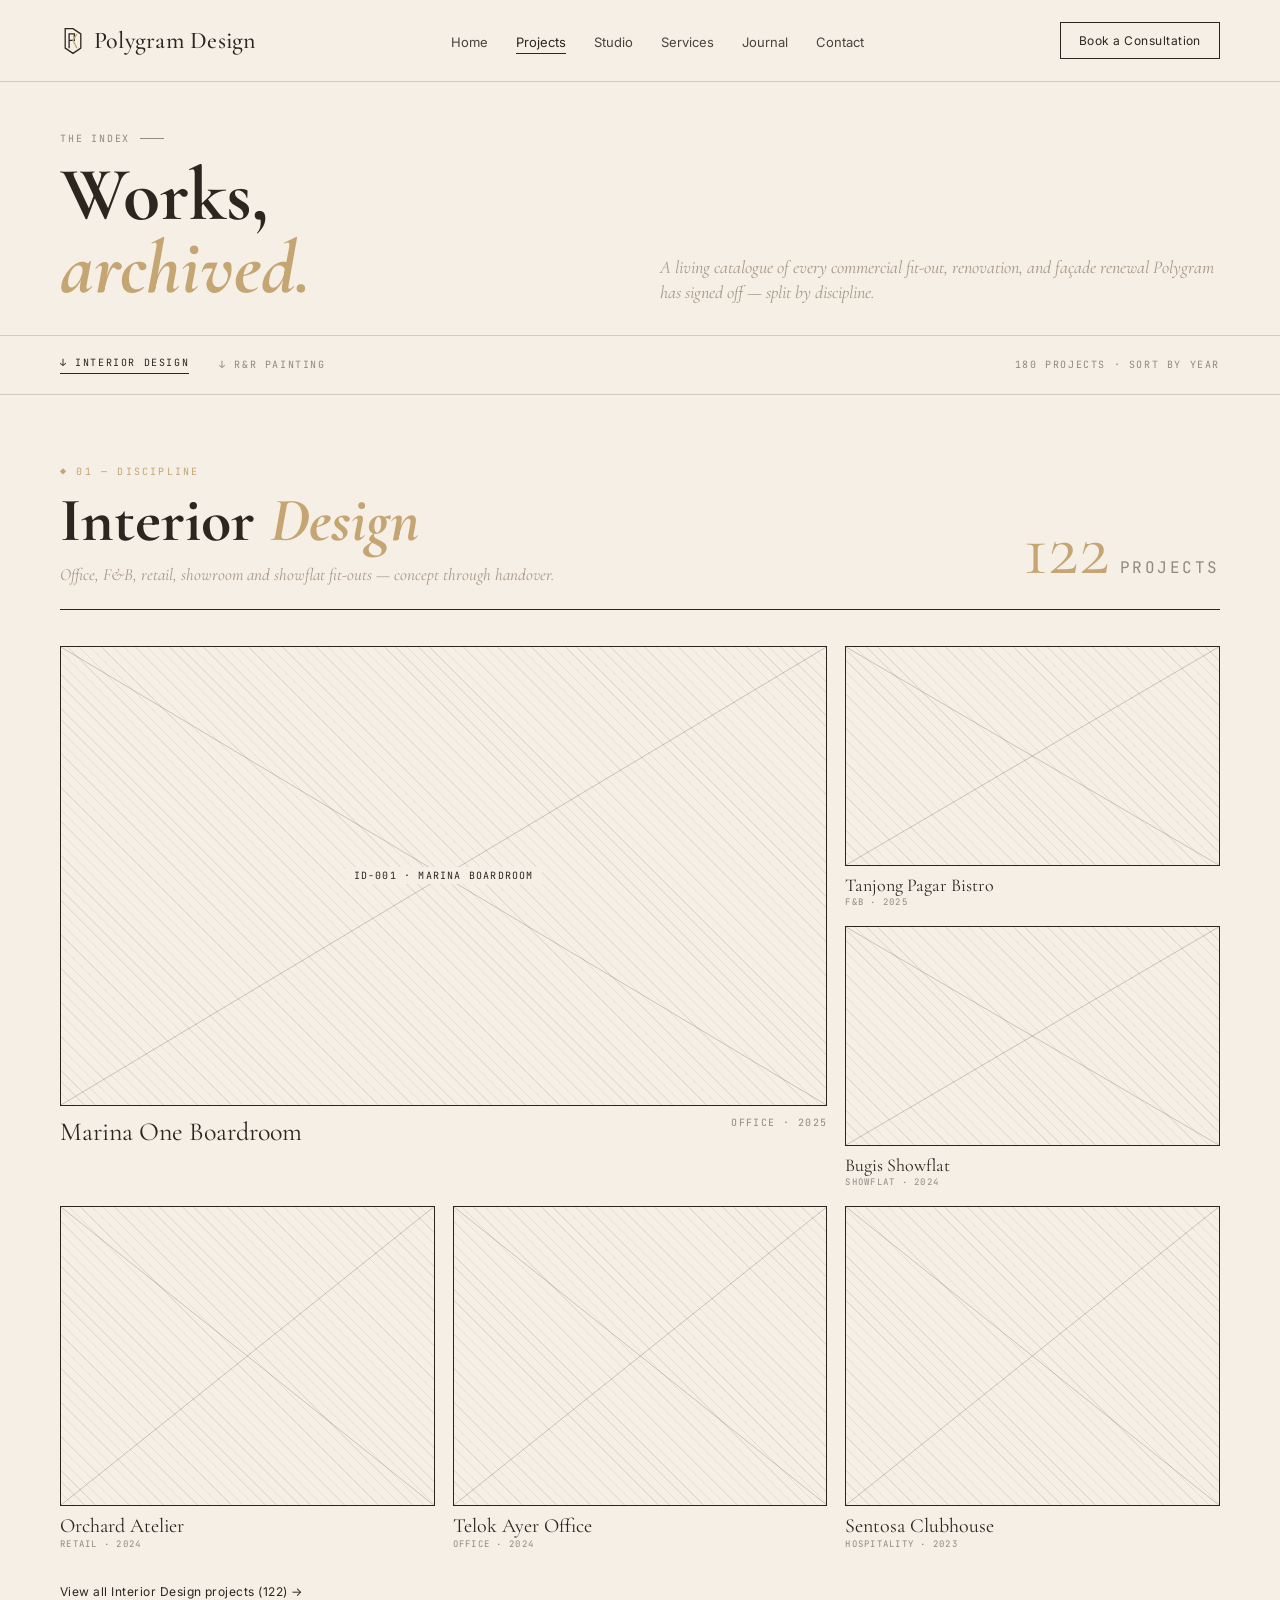
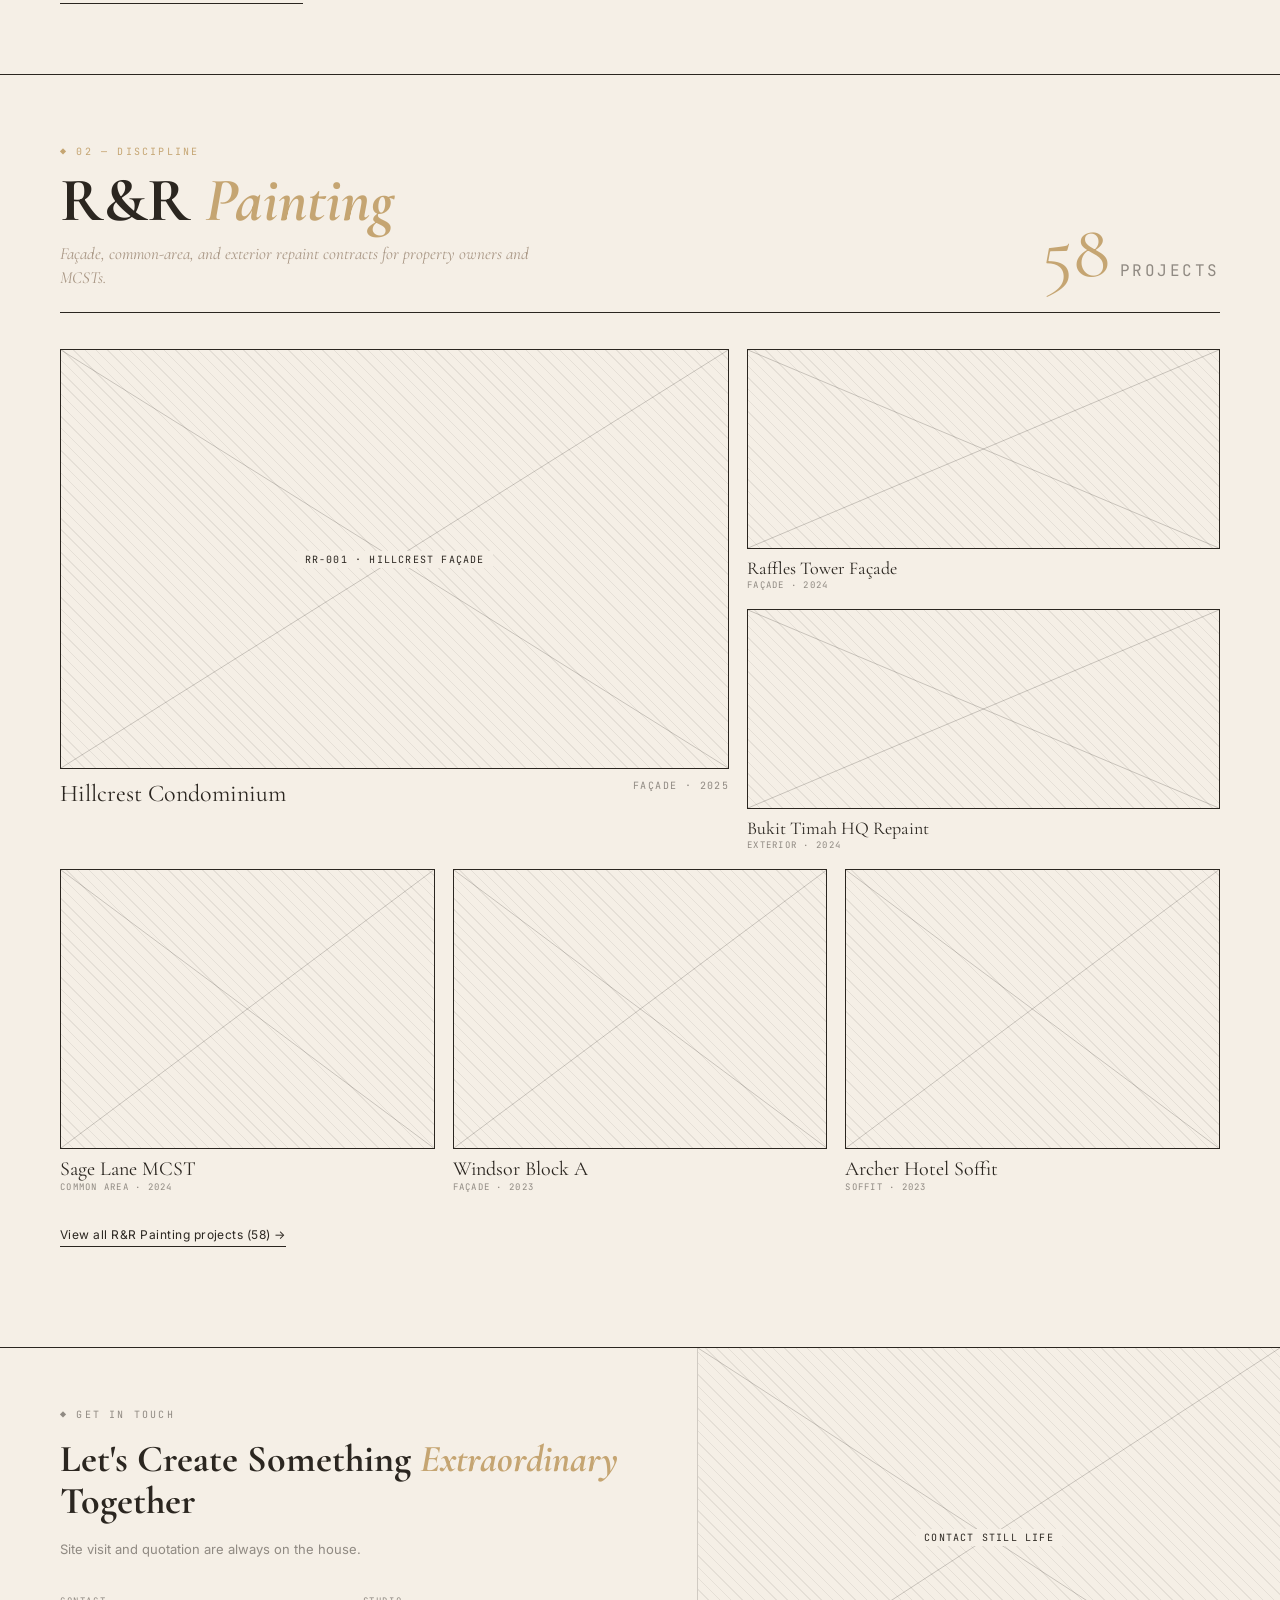
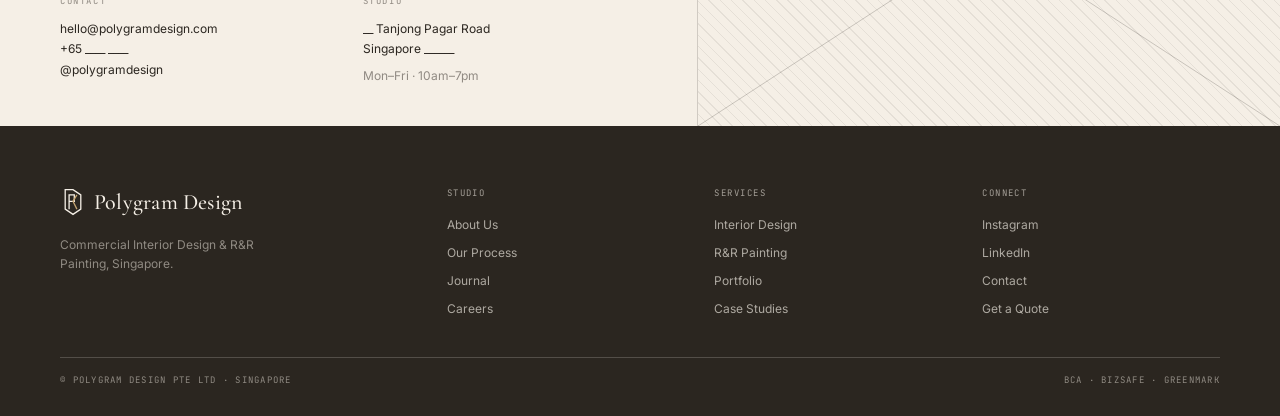
<file: portfolio.html>
<!DOCTYPE html>
<html lang="en">
<head>
  <meta charset="UTF-8" />
  <meta name="viewport" content="width=device-width, initial-scale=1.0" />
  <title>Portfolio — Polygram Design</title>
  <meta name="description" content="A living catalogue of every commercial fit-out, renovation, and façade renewal Polygram Design has signed off — split by discipline.">
  <link rel="preconnect" href="https://fonts.googleapis.com" />
  <link rel="preconnect" href="https://fonts.gstatic.com" crossorigin />
  <link href="https://fonts.googleapis.com/css2?family=Cormorant+Garamond:ital,wght@0,400;0,500;1,400&family=Inter:wght@400;500;600&family=JetBrains+Mono:wght@400;500&display=swap" rel="stylesheet" />
  <link rel="stylesheet" href="css/style.css" />
</head>
<body>

  <!-- NAV -->
  <nav class="nav">
    <a href="index.html" class="logo">
      <svg class="logo-icon" width="26" height="30" viewBox="0 0 40 46" fill="none">
        <path d="M8 4L20 4L32 12L32 34L20 42L8 34Z" stroke="currentColor" stroke-width="2"/>
        <path d="M14 12L22 12L22 22L14 22ZM14 12L14 34" stroke="currentColor" stroke-width="2"/>
        <path d="M26 12L20 22L26 34" stroke="#c5a572" stroke-width="2"/>
      </svg>
      <span class="logo-wordmark">Polygram Design</span>
    </a>
    <ul class="nav-links">
      <li><a href="index.html">Home</a></li>
      <li><a href="portfolio.html" class="active">Projects</a></li>
      <li><a href="about.html">Studio</a></li>
      <li><a href="services.html">Services</a></li>
      <li><a href="#">Journal</a></li>
      <li><a href="#contact">Contact</a></li>
    </ul>
    <a href="#contact" class="nav-cta">Book a Consultation</a>
    <button class="nav-hamburger" id="nav-hamburger" aria-label="Open menu">
      <span></span><span></span><span></span>
    </button>
  </nav>

  <!-- MOBILE MENU -->
  <div class="nav-mobile-menu" id="nav-mobile-menu">
    <button class="nav-mobile-close" id="nav-mobile-close" aria-label="Close menu">✕</button>
    <a href="index.html">Home</a>
    <a href="portfolio.html">Projects</a>
    <a href="about.html">Studio</a>
    <a href="services.html">Services</a>
    <a href="#">Journal</a>
    <a href="#contact">Contact</a>
  </div>

  <!-- PORTFOLIO HERO -->
  <section class="portfolio-hero">
    <div>
      <p class="section-label">THE INDEX</p>
      <h1 class="portfolio-hero-headline">Works,<br><em>archived.</em></h1>
    </div>
    <p class="portfolio-hero-intro">A living catalogue of every commercial fit-out, renovation, and façade renewal Polygram has signed off — split by discipline.</p>
  </section>

  <!-- JUMP NAV -->
  <div class="portfolio-jump-nav">
    <a href="#interior" class="active">↓ INTERIOR DESIGN</a>
    <a href="#rnr">↓ R&amp;R PAINTING</a>
    <span class="count">180 PROJECTS · SORT BY YEAR</span>
  </div>

  <!-- ===== SECTION 01 — INTERIOR DESIGN ===== -->
  <section id="interior" class="portfolio-discipline">
    <div class="portfolio-discipline-header">
      <div>
        <p class="portfolio-discipline-eyebrow">◆ 01 — DISCIPLINE</p>
        <h2 class="portfolio-discipline-title">Interior <em>Design</em></h2>
        <p class="portfolio-discipline-subtitle">Office, F&amp;B, retail, showroom and showflat fit-outs — concept through handover.</p>
      </div>
      <div class="portfolio-discipline-count">122<span>PROJECTS</span></div>
    </div>

    <div class="portfolio-masonry">
      <!-- Row 1: feature (8 cols) + sidebar (4 cols with 2 stacked) -->
      <div class="col-8">
        <div class="img-ph" data-label="ID-001 · Marina Boardroom" style="height: 460px;">
          <svg class="x-lines" preserveAspectRatio="none" xmlns="http://www.w3.org/2000/svg">
            <line x1="0" y1="0" x2="100%" y2="100%" stroke="rgba(43,38,32,0.22)" stroke-width="1"/>
            <line x1="100%" y1="0" x2="0" y2="100%" stroke="rgba(43,38,32,0.22)" stroke-width="1"/>
          </svg>
          <span class="ph-label">ID-001 · Marina Boardroom</span>
        </div>
        <div class="portfolio-project-meta">
          <a href="case-study.html" class="title">Marina One Boardroom</a>
          <span class="meta">OFFICE · 2025</span>
        </div>
      </div>
      <div class="col-sidebar">
        <div>
          <div class="img-ph" data-label="ID-002" style="height: 220px;">
            <svg class="x-lines" preserveAspectRatio="none" xmlns="http://www.w3.org/2000/svg">
              <line x1="0" y1="0" x2="100%" y2="100%" stroke="rgba(43,38,32,0.22)" stroke-width="1"/>
              <line x1="100%" y1="0" x2="0" y2="100%" stroke="rgba(43,38,32,0.22)" stroke-width="1"/>
            </svg>
          </div>
          <p class="portfolio-project-title" style="font-size: 18px;">Tanjong Pagar Bistro</p>
          <p style="font-family: 'JetBrains Mono', monospace; font-size: 9px; color: var(--muted); letter-spacing: 0.14em;">F&amp;B · 2025</p>
        </div>
        <div>
          <div class="img-ph" data-label="ID-003" style="height: 220px;">
            <svg class="x-lines" preserveAspectRatio="none" xmlns="http://www.w3.org/2000/svg">
              <line x1="0" y1="0" x2="100%" y2="100%" stroke="rgba(43,38,32,0.22)" stroke-width="1"/>
              <line x1="100%" y1="0" x2="0" y2="100%" stroke="rgba(43,38,32,0.22)" stroke-width="1"/>
            </svg>
          </div>
          <p class="portfolio-project-title" style="font-size: 18px;">Bugis Showflat</p>
          <p style="font-family: 'JetBrains Mono', monospace; font-size: 9px; color: var(--muted); letter-spacing: 0.14em;">SHOWFLAT · 2024</p>
        </div>
      </div>

      <!-- Row 2: three medium (4 cols each) -->
      <div class="col-4">
        <div class="img-ph" data-label="ID-004" style="height: 300px;">
          <svg class="x-lines" preserveAspectRatio="none" xmlns="http://www.w3.org/2000/svg">
            <line x1="0" y1="0" x2="100%" y2="100%" stroke="rgba(43,38,32,0.22)" stroke-width="1"/>
            <line x1="100%" y1="0" x2="0" y2="100%" stroke="rgba(43,38,32,0.22)" stroke-width="1"/>
          </svg>
        </div>
        <p class="portfolio-project-title" style="font-size: 20px; margin-top: 8px;">Orchard Atelier</p>
        <p style="font-family: 'JetBrains Mono', monospace; font-size: 9px; color: var(--muted); letter-spacing: 0.14em;">RETAIL · 2024</p>
      </div>
      <div class="col-4">
        <div class="img-ph" data-label="ID-005" style="height: 300px;">
          <svg class="x-lines" preserveAspectRatio="none" xmlns="http://www.w3.org/2000/svg">
            <line x1="0" y1="0" x2="100%" y2="100%" stroke="rgba(43,38,32,0.22)" stroke-width="1"/>
            <line x1="100%" y1="0" x2="0" y2="100%" stroke="rgba(43,38,32,0.22)" stroke-width="1"/>
          </svg>
        </div>
        <p class="portfolio-project-title" style="font-size: 20px; margin-top: 8px;">Telok Ayer Office</p>
        <p style="font-family: 'JetBrains Mono', monospace; font-size: 9px; color: var(--muted); letter-spacing: 0.14em;">OFFICE · 2024</p>
      </div>
      <div class="col-4">
        <div class="img-ph" data-label="ID-006" style="height: 300px;">
          <svg class="x-lines" preserveAspectRatio="none" xmlns="http://www.w3.org/2000/svg">
            <line x1="0" y1="0" x2="100%" y2="100%" stroke="rgba(43,38,32,0.22)" stroke-width="1"/>
            <line x1="100%" y1="0" x2="0" y2="100%" stroke="rgba(43,38,32,0.22)" stroke-width="1"/>
          </svg>
        </div>
        <p class="portfolio-project-title" style="font-size: 20px; margin-top: 8px;">Sentosa Clubhouse</p>
        <p style="font-family: 'JetBrains Mono', monospace; font-size: 9px; color: var(--muted); letter-spacing: 0.14em;">HOSPITALITY · 2023</p>
      </div>
    </div>

    <div style="margin-top: 30px;">
      <a href="#" class="btn-link">View all Interior Design projects (122) →</a>
    </div>
  </section>

  <!-- ===== SECTION 02 — R&R PAINTING ===== -->
  <section id="rnr" class="portfolio-discipline" style="margin-top: 40px;">
    <div class="portfolio-discipline-header">
      <div>
        <p class="portfolio-discipline-eyebrow">◆ 02 — DISCIPLINE</p>
        <h2 class="portfolio-discipline-title">R&amp;R <em>Painting</em></h2>
        <p class="portfolio-discipline-subtitle">Façade, common-area, and exterior repaint contracts for property owners and MCSTs.</p>
      </div>
      <div class="portfolio-discipline-count">58<span>PROJECTS</span></div>
    </div>

    <div class="portfolio-masonry">
      <!-- Row 1: wide (7 cols) + sidebar (5 cols with 2 stacked) -->
      <div class="col-7">
        <div class="img-ph" data-label="RR-001 · Hillcrest Façade" style="height: 420px;">
          <svg class="x-lines" preserveAspectRatio="none" xmlns="http://www.w3.org/2000/svg">
            <line x1="0" y1="0" x2="100%" y2="100%" stroke="rgba(43,38,32,0.22)" stroke-width="1"/>
            <line x1="100%" y1="0" x2="0" y2="100%" stroke="rgba(43,38,32,0.22)" stroke-width="1"/>
          </svg>
          <span class="ph-label">RR-001 · Hillcrest Façade</span>
        </div>
        <div class="portfolio-project-meta">
          <span class="title" style="font-family: 'Cormorant Garamond', serif; font-size: 24px;">Hillcrest Condominium</span>
          <span class="meta">FAÇADE · 2025</span>
        </div>
      </div>
      <div class="col-sidebar-5">
        <div>
          <div class="img-ph" data-label="RR-002" style="height: 200px;">
            <svg class="x-lines" preserveAspectRatio="none" xmlns="http://www.w3.org/2000/svg">
              <line x1="0" y1="0" x2="100%" y2="100%" stroke="rgba(43,38,32,0.22)" stroke-width="1"/>
              <line x1="100%" y1="0" x2="0" y2="100%" stroke="rgba(43,38,32,0.22)" stroke-width="1"/>
            </svg>
          </div>
          <p class="portfolio-project-title" style="font-size: 18px;">Raffles Tower Façade</p>
          <p style="font-family: 'JetBrains Mono', monospace; font-size: 9px; color: var(--muted); letter-spacing: 0.14em;">FAÇADE · 2024</p>
        </div>
        <div>
          <div class="img-ph" data-label="RR-003" style="height: 200px;">
            <svg class="x-lines" preserveAspectRatio="none" xmlns="http://www.w3.org/2000/svg">
              <line x1="0" y1="0" x2="100%" y2="100%" stroke="rgba(43,38,32,0.22)" stroke-width="1"/>
              <line x1="100%" y1="0" x2="0" y2="100%" stroke="rgba(43,38,32,0.22)" stroke-width="1"/>
            </svg>
          </div>
          <p class="portfolio-project-title" style="font-size: 18px;">Bukit Timah HQ Repaint</p>
          <p style="font-family: 'JetBrains Mono', monospace; font-size: 9px; color: var(--muted); letter-spacing: 0.14em;">EXTERIOR · 2024</p>
        </div>
      </div>

      <!-- Row 2: three medium (4 cols each) -->
      <div class="col-4">
        <div class="img-ph" data-label="RR-004" style="height: 280px;">
          <svg class="x-lines" preserveAspectRatio="none" xmlns="http://www.w3.org/2000/svg">
            <line x1="0" y1="0" x2="100%" y2="100%" stroke="rgba(43,38,32,0.22)" stroke-width="1"/>
            <line x1="100%" y1="0" x2="0" y2="100%" stroke="rgba(43,38,32,0.22)" stroke-width="1"/>
          </svg>
        </div>
        <p class="portfolio-project-title" style="font-size: 20px; margin-top: 8px;">Sage Lane MCST</p>
        <p style="font-family: 'JetBrains Mono', monospace; font-size: 9px; color: var(--muted); letter-spacing: 0.14em;">COMMON AREA · 2024</p>
      </div>
      <div class="col-4">
        <div class="img-ph" data-label="RR-005" style="height: 280px;">
          <svg class="x-lines" preserveAspectRatio="none" xmlns="http://www.w3.org/2000/svg">
            <line x1="0" y1="0" x2="100%" y2="100%" stroke="rgba(43,38,32,0.22)" stroke-width="1"/>
            <line x1="100%" y1="0" x2="0" y2="100%" stroke="rgba(43,38,32,0.22)" stroke-width="1"/>
          </svg>
        </div>
        <p class="portfolio-project-title" style="font-size: 20px; margin-top: 8px;">Windsor Block A</p>
        <p style="font-family: 'JetBrains Mono', monospace; font-size: 9px; color: var(--muted); letter-spacing: 0.14em;">FAÇADE · 2023</p>
      </div>
      <div class="col-4">
        <div class="img-ph" data-label="RR-006" style="height: 280px;">
          <svg class="x-lines" preserveAspectRatio="none" xmlns="http://www.w3.org/2000/svg">
            <line x1="0" y1="0" x2="100%" y2="100%" stroke="rgba(43,38,32,0.22)" stroke-width="1"/>
            <line x1="100%" y1="0" x2="0" y2="100%" stroke="rgba(43,38,32,0.22)" stroke-width="1"/>
          </svg>
        </div>
        <p class="portfolio-project-title" style="font-size: 20px; margin-top: 8px;">Archer Hotel Soffit</p>
        <p style="font-family: 'JetBrains Mono', monospace; font-size: 9px; color: var(--muted); letter-spacing: 0.14em;">SOFFIT · 2023</p>
      </div>
    </div>

    <div style="margin-top: 30px; padding-bottom: 70px;">
      <a href="#" class="btn-link">View all R&amp;R Painting projects (58) →</a>
    </div>
  </section>

  <!-- CONTACT -->
  <section id="contact" class="contact-section">
    <div class="contact-section-copy">
      <div>
        <p class="contact-section-eyebrow">◆ GET IN TOUCH</p>
        <h2 class="contact-section-heading">Let's Create Something <em>Extraordinary</em> Together</h2>
        <p class="contact-section-body">Site visit and quotation are always on the house.</p>
      </div>
      <div class="contact-info-grid">
        <div>
          <p class="col-label">CONTACT</p>
          <p>hello@polygramdesign.com</p>
          <p>+65 ____ ____</p>
          <p>@polygramdesign</p>
        </div>
        <div>
          <p class="col-label">STUDIO</p>
          <p>__ Tanjong Pagar Road</p>
          <p>Singapore ______</p>
          <p class="studio-hours">Mon–Fri · 10am–7pm</p>
        </div>
      </div>
    </div>
    <div class="img-ph contact-section-image no-border" data-label="contact still life">
      <svg class="x-lines" preserveAspectRatio="none" xmlns="http://www.w3.org/2000/svg">
        <line x1="0" y1="0" x2="100%" y2="100%" stroke="rgba(43,38,32,0.22)" stroke-width="1"/>
        <line x1="100%" y1="0" x2="0" y2="100%" stroke="rgba(43,38,32,0.22)" stroke-width="1"/>
      </svg>
      <span class="ph-label">contact still life</span>
    </div>
  </section>

  <!-- FOOTER -->
  <footer class="footer">
    <div class="footer-grid">
      <div>
        <a href="index.html" class="logo" style="color: #f5efe6;">
          <svg class="logo-icon" width="26" height="30" viewBox="0 0 40 46" fill="none">
            <path d="M8 4L20 4L32 12L32 34L20 42L8 34Z" stroke="#f5efe6" stroke-width="2"/>
            <path d="M14 12L22 12L22 22L14 22ZM14 12L14 34" stroke="#f5efe6" stroke-width="2"/>
            <path d="M26 12L20 22L26 34" stroke="#c5a572" stroke-width="2"/>
          </svg>
          <span class="logo-wordmark">Polygram Design</span>
        </a>
        <p class="footer-tagline">Commercial Interior Design &amp; R&amp;R Painting, Singapore.</p>
      </div>
      <div class="footer-col">
        <p class="footer-col-title">Studio</p>
        <ul>
          <li><a href="about.html">About Us</a></li>
          <li><a href="about.html">Our Process</a></li>
          <li><a href="#">Journal</a></li>
          <li><a href="#contact">Careers</a></li>
        </ul>
      </div>
      <div class="footer-col">
        <p class="footer-col-title">Services</p>
        <ul>
          <li><a href="services.html">Interior Design</a></li>
          <li><a href="services.html">R&amp;R Painting</a></li>
          <li><a href="portfolio.html">Portfolio</a></li>
          <li><a href="case-study.html">Case Studies</a></li>
        </ul>
      </div>
      <div class="footer-col">
        <p class="footer-col-title">Connect</p>
        <ul>
          <li><a href="#">Instagram</a></li>
          <li><a href="#">LinkedIn</a></li>
          <li><a href="#contact">Contact</a></li>
          <li><a href="#contact">Get a Quote</a></li>
        </ul>
      </div>
    </div>
    <div class="footer-legal">
      <span>© POLYGRAM DESIGN PTE LTD · SINGAPORE</span>
      <span>BCA · BIZSAFE · GREENMARK</span>
    </div>
  </footer>

  <script src="js/main.js"></script>
</body>
</html>
</file>
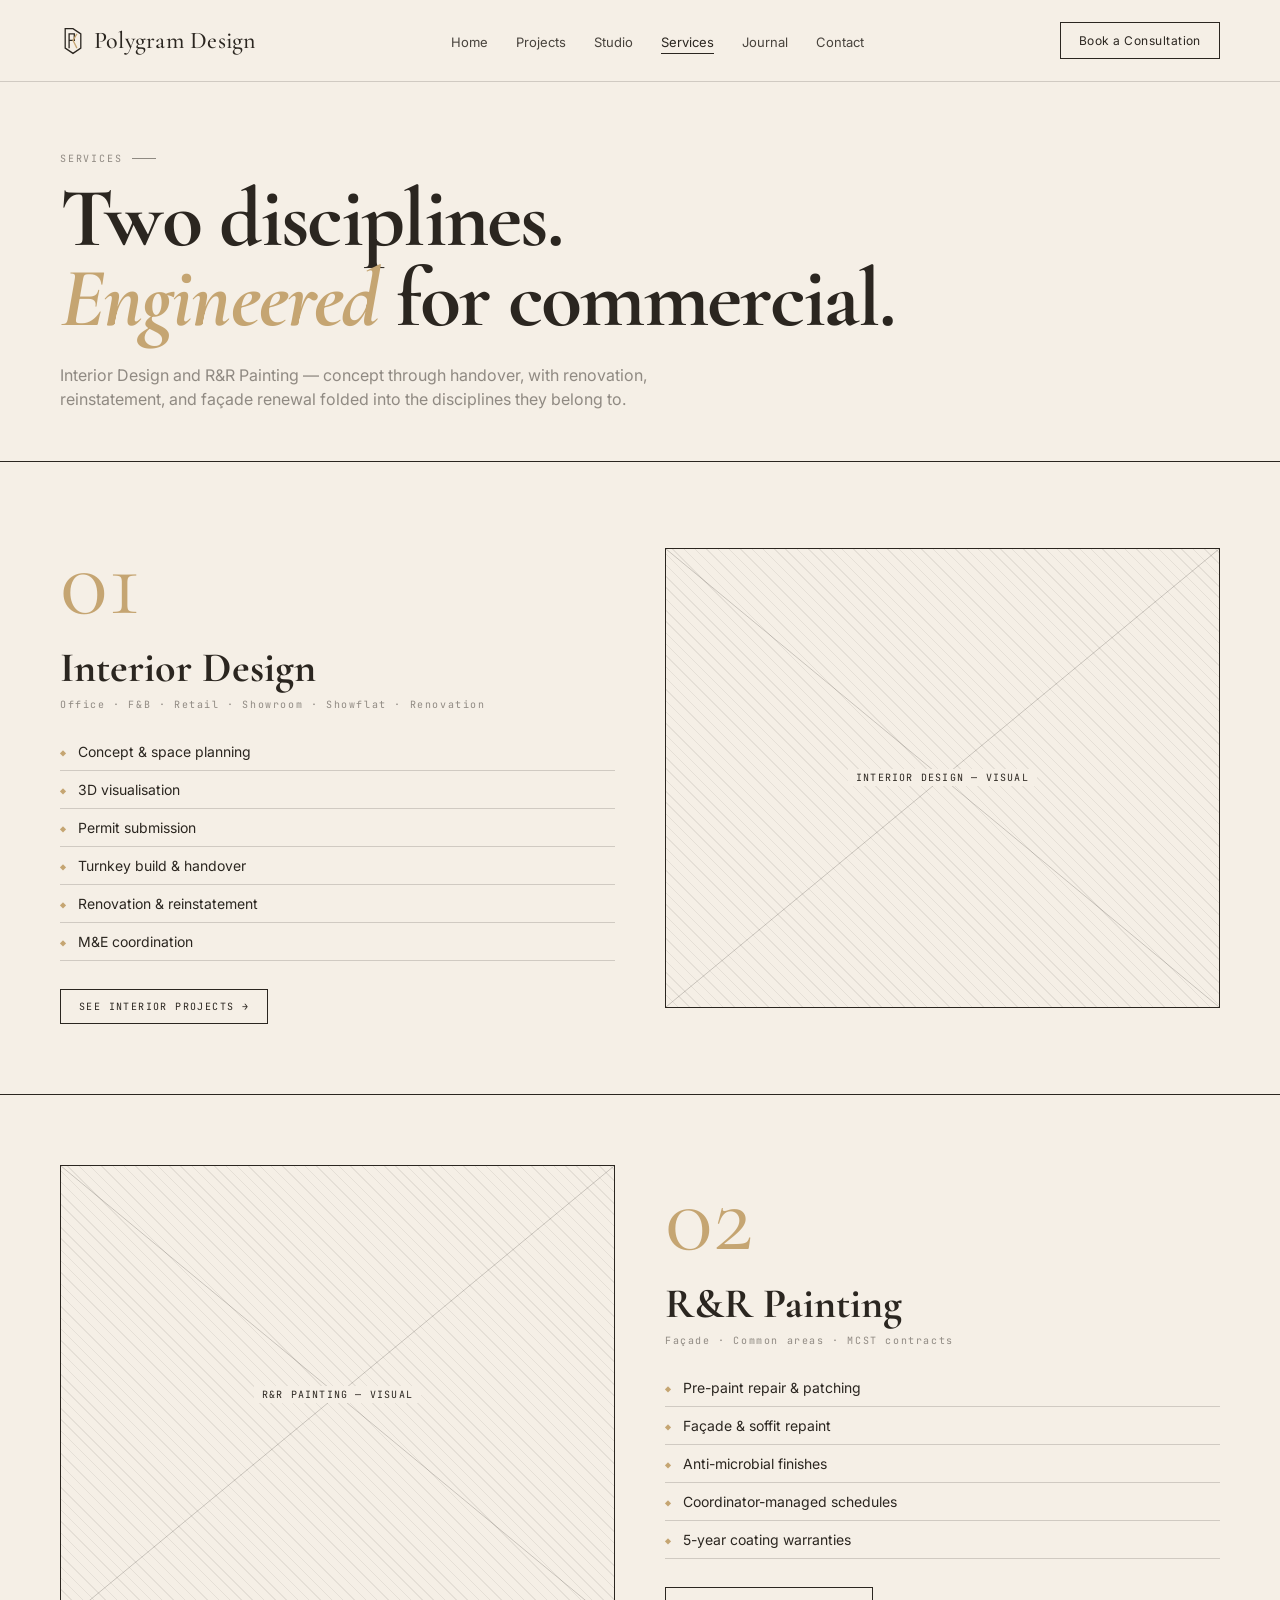
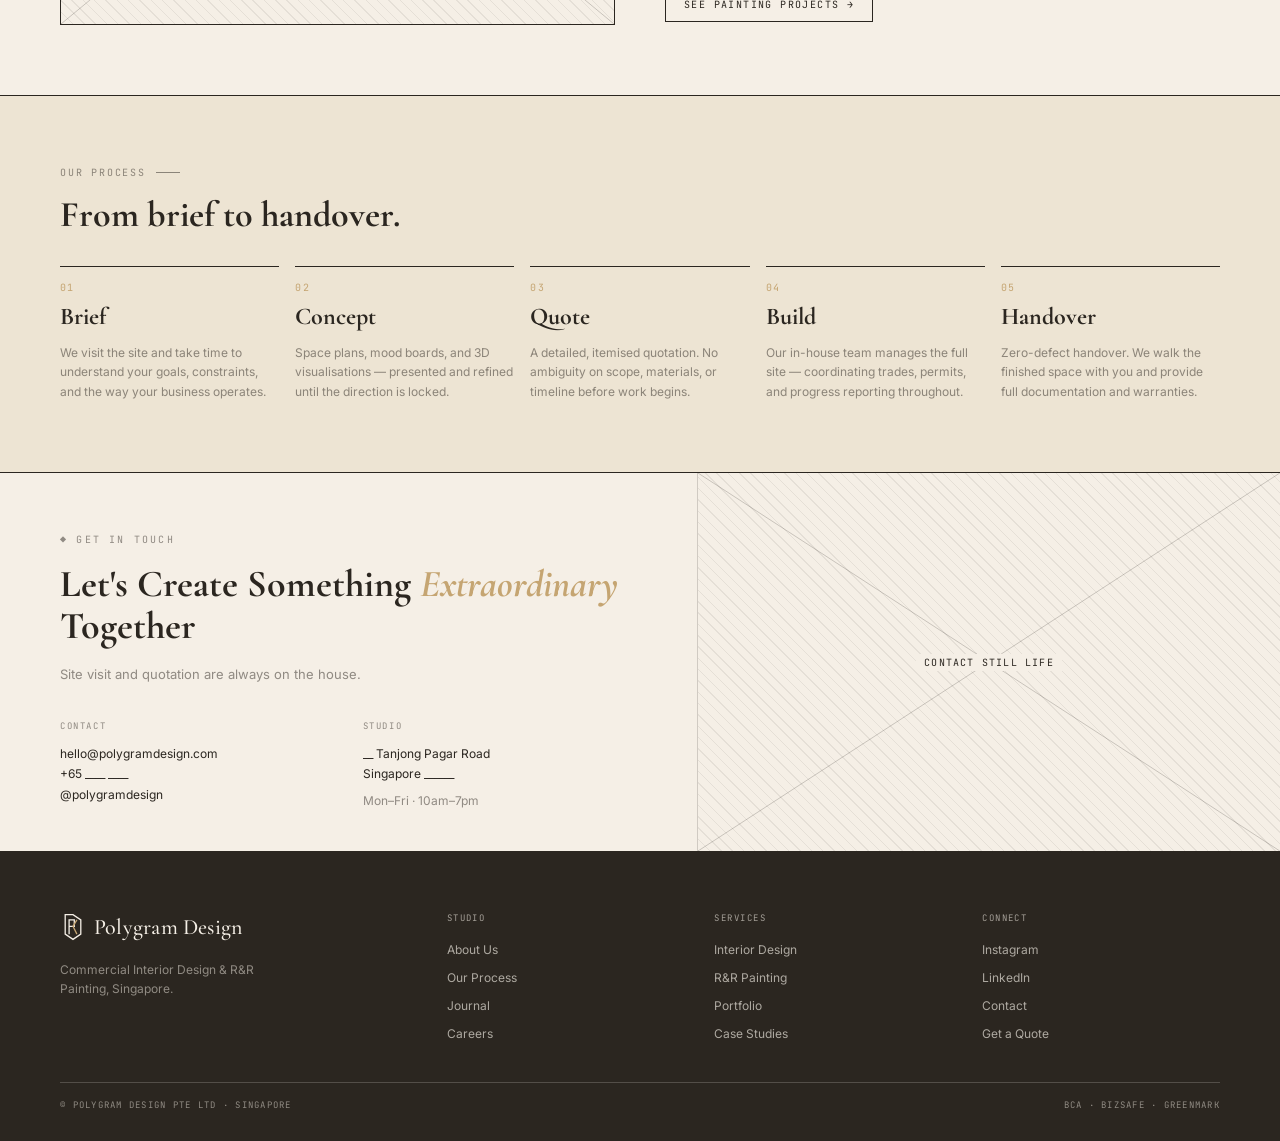
<file: services.html>
<!DOCTYPE html>
<html lang="en">
<head>
  <meta charset="UTF-8" />
  <meta name="viewport" content="width=device-width, initial-scale=1.0" />
  <title>Services — Polygram Design</title>
  <meta name="description" content="Two disciplines engineered for commercial: Interior Design (fit-out, renovation, reinstatement) and R&R Painting (façade, MCST, exterior).">
  <link rel="preconnect" href="https://fonts.googleapis.com" />
  <link rel="preconnect" href="https://fonts.gstatic.com" crossorigin />
  <link href="https://fonts.googleapis.com/css2?family=Cormorant+Garamond:ital,wght@0,400;0,500;1,400&family=Inter:wght@400;500;600&family=JetBrains+Mono:wght@400;500&display=swap" rel="stylesheet" />
  <link rel="stylesheet" href="css/style.css" />
</head>
<body>

  <!-- NAV -->
  <nav class="nav">
    <a href="index.html" class="logo">
      <svg class="logo-icon" width="26" height="30" viewBox="0 0 40 46" fill="none">
        <path d="M8 4L20 4L32 12L32 34L20 42L8 34Z" stroke="currentColor" stroke-width="2"/>
        <path d="M14 12L22 12L22 22L14 22ZM14 12L14 34" stroke="currentColor" stroke-width="2"/>
        <path d="M26 12L20 22L26 34" stroke="#c5a572" stroke-width="2"/>
      </svg>
      <span class="logo-wordmark">Polygram Design</span>
    </a>
    <ul class="nav-links">
      <li><a href="index.html">Home</a></li>
      <li><a href="portfolio.html">Projects</a></li>
      <li><a href="about.html">Studio</a></li>
      <li><a href="services.html" class="active">Services</a></li>
      <li><a href="#">Journal</a></li>
      <li><a href="#contact">Contact</a></li>
    </ul>
    <a href="#contact" class="nav-cta">Book a Consultation</a>
    <button class="nav-hamburger" id="nav-hamburger" aria-label="Open menu">
      <span></span><span></span><span></span>
    </button>
  </nav>

  <!-- MOBILE MENU -->
  <div class="nav-mobile-menu" id="nav-mobile-menu">
    <button class="nav-mobile-close" id="nav-mobile-close" aria-label="Close menu">✕</button>
    <a href="index.html">Home</a>
    <a href="portfolio.html">Projects</a>
    <a href="about.html">Studio</a>
    <a href="services.html">Services</a>
    <a href="#">Journal</a>
    <a href="#contact">Contact</a>
  </div>

  <!-- HERO -->
  <section class="services-hero">
    <p class="section-label">SERVICES</p>
    <h1 class="services-hero-headline">Two disciplines.<br><em>Engineered</em> for commercial.</h1>
    <p class="services-hero-body">Interior Design and R&amp;R Painting — concept through handover, with renovation, reinstatement, and façade renewal folded into the disciplines they belong to.</p>
  </section>

  <!-- SERVICE 01 — INTERIOR DESIGN -->
  <section class="service-block">
    <div class="service-block-grid">
      <div>
        <div class="service-block-num">01</div>
        <h2 class="service-block-title">Interior Design</h2>
        <p class="service-block-sub">Office · F&amp;B · Retail · Showroom · Showflat · Renovation</p>
        <ul class="service-block-list">
          <li>Concept &amp; space planning</li>
          <li>3D visualisation</li>
          <li>Permit submission</li>
          <li>Turnkey build &amp; handover</li>
          <li>Renovation &amp; reinstatement</li>
          <li>M&amp;E coordination</li>
        </ul>
        <a href="portfolio.html" class="btn-outline">See Interior Projects →</a>
      </div>
      <div class="img-ph service-block-image" data-label="Interior Design — visual">
        <svg class="x-lines" preserveAspectRatio="none" xmlns="http://www.w3.org/2000/svg">
          <line x1="0" y1="0" x2="100%" y2="100%" stroke="rgba(43,38,32,0.22)" stroke-width="1"/>
          <line x1="100%" y1="0" x2="0" y2="100%" stroke="rgba(43,38,32,0.22)" stroke-width="1"/>
        </svg>
        <span class="ph-label">Interior Design — visual</span>
      </div>
    </div>
  </section>

  <!-- SERVICE 02 — R&R PAINTING -->
  <section class="service-block">
    <div class="service-block-grid">
      <div class="img-ph service-block-image" data-label="R&R Painting — visual" style="order: 1;">
        <svg class="x-lines" preserveAspectRatio="none" xmlns="http://www.w3.org/2000/svg">
          <line x1="0" y1="0" x2="100%" y2="100%" stroke="rgba(43,38,32,0.22)" stroke-width="1"/>
          <line x1="100%" y1="0" x2="0" y2="100%" stroke="rgba(43,38,32,0.22)" stroke-width="1"/>
        </svg>
        <span class="ph-label">R&R Painting — visual</span>
      </div>
      <div style="order: 2;">
        <div class="service-block-num">02</div>
        <h2 class="service-block-title">R&amp;R Painting</h2>
        <p class="service-block-sub">Façade · Common areas · MCST contracts</p>
        <ul class="service-block-list">
          <li>Pre-paint repair &amp; patching</li>
          <li>Façade &amp; soffit repaint</li>
          <li>Anti-microbial finishes</li>
          <li>Coordinator-managed schedules</li>
          <li>5-year coating warranties</li>
        </ul>
        <a href="portfolio.html" class="btn-outline">See Painting Projects →</a>
      </div>
    </div>
  </section>

  <!-- PROCESS STRIP -->
  <section class="process-strip">
    <p class="section-label">OUR PROCESS</p>
    <h2 class="process-headline">From brief to handover.</h2>
    <div class="process-steps">
      <div class="process-step">
        <p class="process-step-num">01</p>
        <h3 class="process-step-title">Brief</h3>
        <p class="process-step-body">We visit the site and take time to understand your goals, constraints, and the way your business operates.</p>
      </div>
      <div class="process-step">
        <p class="process-step-num">02</p>
        <h3 class="process-step-title">Concept</h3>
        <p class="process-step-body">Space plans, mood boards, and 3D visualisations — presented and refined until the direction is locked.</p>
      </div>
      <div class="process-step">
        <p class="process-step-num">03</p>
        <h3 class="process-step-title">Quote</h3>
        <p class="process-step-body">A detailed, itemised quotation. No ambiguity on scope, materials, or timeline before work begins.</p>
      </div>
      <div class="process-step">
        <p class="process-step-num">04</p>
        <h3 class="process-step-title">Build</h3>
        <p class="process-step-body">Our in-house team manages the full site — coordinating trades, permits, and progress reporting throughout.</p>
      </div>
      <div class="process-step">
        <p class="process-step-num">05</p>
        <h3 class="process-step-title">Handover</h3>
        <p class="process-step-body">Zero-defect handover. We walk the finished space with you and provide full documentation and warranties.</p>
      </div>
    </div>
  </section>

  <!-- CONTACT -->
  <section id="contact" class="contact-section">
    <div class="contact-section-copy">
      <div>
        <p class="contact-section-eyebrow">◆ GET IN TOUCH</p>
        <h2 class="contact-section-heading">Let's Create Something <em>Extraordinary</em> Together</h2>
        <p class="contact-section-body">Site visit and quotation are always on the house.</p>
      </div>
      <div class="contact-info-grid">
        <div>
          <p class="col-label">CONTACT</p>
          <p>hello@polygramdesign.com</p>
          <p>+65 ____ ____</p>
          <p>@polygramdesign</p>
        </div>
        <div>
          <p class="col-label">STUDIO</p>
          <p>__ Tanjong Pagar Road</p>
          <p>Singapore ______</p>
          <p class="studio-hours">Mon–Fri · 10am–7pm</p>
        </div>
      </div>
    </div>
    <div class="img-ph contact-section-image no-border" data-label="contact still life">
      <svg class="x-lines" preserveAspectRatio="none" xmlns="http://www.w3.org/2000/svg">
        <line x1="0" y1="0" x2="100%" y2="100%" stroke="rgba(43,38,32,0.22)" stroke-width="1"/>
        <line x1="100%" y1="0" x2="0" y2="100%" stroke="rgba(43,38,32,0.22)" stroke-width="1"/>
      </svg>
      <span class="ph-label">contact still life</span>
    </div>
  </section>

  <!-- FOOTER -->
  <footer class="footer">
    <div class="footer-grid">
      <div>
        <a href="index.html" class="logo" style="color: #f5efe6;">
          <svg class="logo-icon" width="26" height="30" viewBox="0 0 40 46" fill="none">
            <path d="M8 4L20 4L32 12L32 34L20 42L8 34Z" stroke="#f5efe6" stroke-width="2"/>
            <path d="M14 12L22 12L22 22L14 22ZM14 12L14 34" stroke="#f5efe6" stroke-width="2"/>
            <path d="M26 12L20 22L26 34" stroke="#c5a572" stroke-width="2"/>
          </svg>
          <span class="logo-wordmark">Polygram Design</span>
        </a>
        <p class="footer-tagline">Commercial Interior Design &amp; R&amp;R Painting, Singapore.</p>
      </div>
      <div class="footer-col">
        <p class="footer-col-title">Studio</p>
        <ul>
          <li><a href="about.html">About Us</a></li>
          <li><a href="about.html">Our Process</a></li>
          <li><a href="#">Journal</a></li>
          <li><a href="#contact">Careers</a></li>
        </ul>
      </div>
      <div class="footer-col">
        <p class="footer-col-title">Services</p>
        <ul>
          <li><a href="services.html">Interior Design</a></li>
          <li><a href="services.html">R&amp;R Painting</a></li>
          <li><a href="portfolio.html">Portfolio</a></li>
          <li><a href="case-study.html">Case Studies</a></li>
        </ul>
      </div>
      <div class="footer-col">
        <p class="footer-col-title">Connect</p>
        <ul>
          <li><a href="#">Instagram</a></li>
          <li><a href="#">LinkedIn</a></li>
          <li><a href="#contact">Contact</a></li>
          <li><a href="#contact">Get a Quote</a></li>
        </ul>
      </div>
    </div>
    <div class="footer-legal">
      <span>© POLYGRAM DESIGN PTE LTD · SINGAPORE</span>
      <span>BCA · BIZSAFE · GREENMARK</span>
    </div>
  </footer>

  <script src="js/main.js"></script>
</body>
</html>
</file>
<file: css/style.css>
/* ============================================================
   POLYGRAM DESIGN — Design System
   Palette: ink #2b2620 · paper #f5efe6 · gold #c5a572
   Fonts: Cormorant Garamond · Inter · JetBrains Mono
   ============================================================ */

/* --- TOKENS --- */
:root {
  --ink:       #2b2620;
  --paper:     #f5efe6;
  --gold:      #c5a572;
  --taupe:     #a89684;
  --taupe-bg:  #ede4d3;
  --muted:     rgba(43,38,32,0.5);
  --faint:     rgba(43,38,32,0.18);
  --white:     #ffffff;

  --serif: 'Cormorant Garamond', serif;
  --sans:  'Inter', sans-serif;
  --mono:  'JetBrains Mono', monospace;

  --pad-x:   60px;
  --pad-x-m: 22px;
  --max-w:   1280px;
}

/* --- RESET --- */
*, *::before, *::after { box-sizing: border-box; margin: 0; padding: 0; }
html { scroll-behavior: smooth; }
body { background: var(--paper); color: var(--ink); font-family: var(--sans); -webkit-font-smoothing: antialiased; }
a { text-decoration: none; color: inherit; }
em { font-style: italic; }
img { display: block; width: 100%; }

/* --- IMAGE PLACEHOLDER --- */
.img-ph {
  position: relative;
  width: 100%;
  border: 1.5px solid var(--ink);
  background: repeating-linear-gradient(
    45deg,
    rgba(43,38,32,0.08) 0px,
    rgba(43,38,32,0.08) 1px,
    transparent 1px,
    transparent 8px
  );
  display: flex;
  align-items: center;
  justify-content: center;
  overflow: hidden;
}
.img-ph.no-border { border: none; }
.img-ph svg.x-lines {
  position: absolute;
  inset: 0;
  width: 100%;
  height: 100%;
  overflow: visible;
}
.img-ph .ph-label {
  position: relative;
  z-index: 1;
  font-family: var(--mono);
  font-size: 10px;
  letter-spacing: 0.12em;
  text-transform: uppercase;
  color: var(--ink);
  background: var(--paper);
  padding: 2px 8px;
}

/* --- LOGO --- */
.logo {
  display: inline-flex;
  align-items: center;
  gap: 8px;
  text-decoration: none;
  color: var(--ink);
}
.logo-wordmark {
  font-family: var(--serif);
  font-weight: 500;
  font-size: 24px;
  letter-spacing: 0.01em;
  color: inherit;
}
.logo-icon path.gold-path { stroke: var(--gold); }

/* --- NAVIGATION --- */
.nav {
  display: flex;
  align-items: center;
  justify-content: space-between;
  padding: 22px var(--pad-x);
  border-bottom: 1px solid var(--faint);
  position: sticky;
  top: 0;
  background: var(--paper);
  z-index: 100;
}
.nav-links {
  display: flex;
  gap: 28px;
  list-style: none;
}
.nav-links a {
  font-family: var(--sans);
  font-size: 13px;
  color: var(--ink);
  opacity: 0.85;
  transition: opacity 0.2s;
}
.nav-links a:hover, .nav-links a.active {
  opacity: 1;
  border-bottom: 1.5px solid var(--ink);
  padding-bottom: 3px;
}
.nav-cta {
  border: 1.5px solid var(--ink);
  padding: 10px 18px;
  font-family: var(--sans);
  font-size: 12px;
  letter-spacing: 0.04em;
  color: var(--ink);
  transition: background 0.2s, color 0.2s;
}
.nav-cta:hover { background: var(--ink); color: var(--paper); }
.nav-hamburger {
  display: none;
  flex-direction: column;
  gap: 5px;
  cursor: pointer;
  background: none;
  border: none;
  padding: 4px;
}
.nav-hamburger span {
  display: block;
  width: 24px;
  height: 1.5px;
  background: var(--ink);
}
.nav-mobile-menu {
  display: none;
  position: fixed;
  inset: 0;
  background: var(--paper);
  z-index: 200;
  flex-direction: column;
  align-items: center;
  justify-content: center;
  gap: 32px;
}
.nav-mobile-menu.open { display: flex; }
.nav-mobile-menu a {
  font-family: var(--serif);
  font-size: 36px;
  color: var(--ink);
}
.nav-mobile-close {
  position: absolute;
  top: 24px;
  right: 24px;
  background: none;
  border: none;
  font-size: 28px;
  cursor: pointer;
  color: var(--ink);
}

/* --- SECTION LABEL --- */
.section-label {
  display: flex;
  align-items: center;
  gap: 10px;
  font-family: var(--mono);
  font-size: 10px;
  letter-spacing: 0.18em;
  text-transform: uppercase;
  color: var(--muted);
  margin-bottom: 14px;
}
.section-label::after {
  content: '';
  display: block;
  width: 24px;
  height: 1px;
  background: var(--muted);
}

/* --- BUTTONS --- */
.btn-solid {
  display: inline-block;
  background: var(--ink);
  color: var(--paper);
  padding: 14px 26px;
  font-family: var(--sans);
  font-size: 12px;
  letter-spacing: 0.06em;
  transition: opacity 0.2s;
}
.btn-solid:hover { opacity: 0.85; }
.btn-outline {
  display: inline-block;
  border: 1.5px solid var(--ink);
  color: var(--ink);
  padding: 10px 18px;
  font-family: var(--mono);
  font-size: 10px;
  letter-spacing: 0.14em;
  text-transform: uppercase;
  transition: background 0.2s, color 0.2s;
}
.btn-outline:hover { background: var(--ink); color: var(--paper); }
.btn-link {
  display: inline-block;
  border-bottom: 1px solid var(--ink);
  padding-bottom: 4px;
  font-family: var(--sans);
  font-size: 12px;
  letter-spacing: 0.04em;
}
.btn-link:hover { opacity: 0.7; }

/* --- CONTACT SECTION --- */
.contact-section {
  display: grid;
  grid-template-columns: 1.2fr 1fr;
  min-height: 380px;
  border-top: 1.5px solid var(--ink);
  border-bottom: 1.5px solid var(--ink);
}
.contact-section-copy {
  padding: 60px var(--pad-x) 40px;
  display: flex;
  flex-direction: column;
  justify-content: space-between;
  border-right: 1px solid var(--faint);
}
.contact-section-eyebrow {
  font-family: var(--mono);
  font-size: 10px;
  letter-spacing: 0.22em;
  color: var(--muted);
  margin-bottom: 18px;
}
.contact-section-heading {
  font-family: var(--serif);
  font-size: 38px;
  line-height: 1.1;
  margin-bottom: 16px;
}
.contact-section-heading em { color: var(--gold); }
.contact-section-body {
  font-size: 13px;
  color: var(--muted);
  line-height: 1.6;
  margin-bottom: 32px;
}
.contact-info-grid {
  display: grid;
  grid-template-columns: 1fr 1fr;
  gap: 28px;
  font-size: 12px;
  line-height: 1.7;
}
.contact-info-grid .col-label {
  font-family: var(--mono);
  font-size: 9px;
  letter-spacing: 0.18em;
  color: var(--muted);
  margin-bottom: 10px;
}
.contact-info-grid .studio-hours {
  color: var(--muted);
  margin-top: 6px;
}
.contact-section-image {
  height: 100%;
  min-height: 320px;
}

/* --- FOOTER --- */
.footer {
  background: var(--ink);
  color: var(--paper);
  padding: 60px var(--pad-x) 30px;
}
.footer-grid {
  display: grid;
  grid-template-columns: 1.5fr 1fr 1fr 1fr;
  gap: 30px;
  margin-bottom: 40px;
}
.footer .logo-wordmark { font-size: 22px; }
.footer-tagline {
  margin-top: 14px;
  font-size: 12px;
  color: rgba(245,239,230,0.5);
  line-height: 1.6;
  max-width: 220px;
}
.footer-col-title {
  font-family: var(--mono);
  font-size: 9px;
  letter-spacing: 0.16em;
  text-transform: uppercase;
  opacity: 0.6;
  margin-bottom: 14px;
}
.footer-col ul {
  list-style: none;
  display: flex;
  flex-direction: column;
  gap: 8px;
}
.footer-col ul li a {
  font-size: 12px;
  color: rgba(245,239,230,0.65);
  transition: color 0.2s;
}
.footer-col ul li a:hover { color: var(--paper); }
.footer-legal {
  display: flex;
  justify-content: space-between;
  align-items: center;
  border-top: 1px solid rgba(245,239,230,0.2);
  padding-top: 16px;
  font-family: var(--mono);
  font-size: 9px;
  letter-spacing: 0.14em;
  color: rgba(245,239,230,0.5);
}

/* --- STAT CELL --- */
.stat-cell .stat-value {
  font-family: var(--serif);
  font-size: 48px;
  font-weight: 500;
  line-height: 1;
}
.stat-cell .stat-label {
  font-family: var(--mono);
  font-size: 9px;
  letter-spacing: 0.14em;
  text-transform: uppercase;
  color: var(--muted);
  margin-top: 8px;
}

/* --- TAG CHIP --- */
.tag {
  display: inline-block;
  padding: 4px 10px;
  border: 1px solid var(--ink);
  font-family: var(--mono);
  font-size: 9px;
  letter-spacing: 0.14em;
  text-transform: uppercase;
}
.tag.gold { border-color: var(--gold); color: var(--gold); }

/* ============================================================
   HOME PAGE
   ============================================================ */

/* Hero split */
.home-hero {
  display: grid;
  grid-template-columns: 1fr 1.4fr;
  min-height: 680px;
}
.home-hero-copy {
  padding: 100px var(--pad-x) 60px;
  display: flex;
  flex-direction: column;
  justify-content: center;
}
.home-hero-eyebrow {
  font-family: var(--mono);
  font-size: 11px;
  letter-spacing: 0.22em;
  color: var(--muted);
  margin-bottom: 36px;
}
.home-hero-headline {
  font-family: var(--serif);
  font-size: 80px;
  font-weight: 400;
  line-height: 0.97;
  letter-spacing: -0.02em;
}
.home-hero-headline em { color: var(--gold); }
.home-hero-body {
  font-size: 14px;
  color: var(--muted);
  line-height: 1.65;
  margin-top: 32px;
  max-width: 420px;
}
.home-hero-ctas {
  display: flex;
  align-items: center;
  gap: 18px;
  margin-top: 40px;
}
.home-hero-image { height: 100%; min-height: 600px; }

/* Philosophy band */
.philosophy {
  background: var(--taupe-bg);
  padding: 90px var(--pad-x);
  border-top: 1px solid var(--faint);
  border-bottom: 1px solid var(--faint);
  text-align: center;
}
.philosophy-eyebrow {
  font-family: var(--mono);
  font-size: 10px;
  letter-spacing: 0.22em;
  color: var(--muted);
  margin-bottom: 22px;
}
.philosophy-headline {
  font-family: var(--serif);
  font-size: 46px;
  line-height: 1.15;
  max-width: 900px;
  margin: 0 auto;
  letter-spacing: -0.01em;
}
.philosophy-headline em { color: var(--gold); }
.philosophy-body {
  font-size: 13px;
  color: var(--muted);
  line-height: 1.7;
  max-width: 560px;
  margin: 24px auto 0;
}
.philosophy-link { margin-top: 28px; }

/* Disciplines section */
.disciplines {
  padding: 80px var(--pad-x) 30px;
}
.disciplines-header {
  display: flex;
  justify-content: space-between;
  align-items: flex-end;
  margin-bottom: 50px;
}
.disciplines-header-left .section-label { margin-bottom: 12px; }
.disciplines-header-headline {
  font-family: var(--serif);
  font-size: 44px;
  line-height: 1.05;
}
.discipline-cards {
  display: grid;
  grid-template-columns: 1fr 1fr;
  gap: 24px;
}
.discipline-card {
  border: 1.5px solid var(--ink);
  background: var(--white);
}
.discipline-card-image { height: 320px; border-bottom: 1.5px solid var(--ink); }
.discipline-card-body { padding: 36px; }
.discipline-card-num-row {
  display: flex;
  justify-content: space-between;
  align-items: flex-start;
  margin-bottom: 16px;
}
.discipline-card-num {
  font-family: var(--serif);
  font-size: 58px;
  color: var(--gold);
  line-height: 1;
}
.discipline-card-sub {
  font-family: var(--mono);
  font-size: 10px;
  letter-spacing: 0.16em;
  color: var(--muted);
  margin-top: 8px;
}
.discipline-card-title {
  font-family: var(--serif);
  font-size: 34px;
  line-height: 1.1;
  margin-bottom: 14px;
}
.discipline-card-desc {
  font-size: 13px;
  color: var(--muted);
  line-height: 1.65;
  margin-bottom: 26px;
}
.discipline-service-list {
  display: grid;
  grid-template-columns: 1fr 1fr;
  gap: 0 8px;
  margin-bottom: 26px;
  list-style: none;
}
.discipline-service-list li {
  display: flex;
  align-items: baseline;
  gap: 10px;
  padding: 8px 0;
  border-bottom: 1px solid var(--faint);
  font-size: 12px;
}
.discipline-service-list li::before {
  content: '◆';
  color: var(--gold);
  font-family: var(--mono);
  font-size: 9px;
  flex-shrink: 0;
}

/* Featured projects */
.featured-projects { padding: 60px var(--pad-x); }
.featured-projects-header {
  display: flex;
  justify-content: space-between;
  align-items: flex-end;
  margin-bottom: 30px;
}
.featured-projects-header .section-label { margin-bottom: 10px; }
.featured-projects-headline {
  font-family: var(--serif);
  font-size: 40px;
}
.projects-grid-6 {
  display: grid;
  grid-template-columns: repeat(6, 1fr);
  gap: 14px;
}
.project-thumb-image { aspect-ratio: 4/5; }
.project-thumb-tag {
  font-family: var(--mono);
  font-size: 8px;
  letter-spacing: 0.16em;
  color: var(--gold);
  margin-top: 10px;
}
.project-thumb-title {
  font-family: var(--serif);
  font-size: 17px;
  margin-top: 4px;
}
.project-thumb-loc {
  font-size: 11px;
  color: var(--muted);
}

/* Stats strip */
.stats-strip {
  background: var(--taupe-bg);
  padding: 56px var(--pad-x);
  display: grid;
  grid-template-columns: 1.4fr 1fr 1fr 1fr 1fr 1.2fr;
  gap: 30px;
  align-items: center;
  border-top: 1px solid var(--faint);
  border-bottom: 1px solid var(--faint);
}
.stats-strip-quote { font-family: var(--serif); }
.stats-strip-quote .open-quote {
  font-size: 56px;
  color: var(--gold);
  line-height: 0.6;
  margin-bottom: 14px;
}
.stats-strip-quote .quote-body {
  font-size: 15px;
  font-style: italic;
  line-height: 1.5;
}
.stats-strip-quote .quote-attr {
  font-family: var(--mono);
  font-size: 9px;
  letter-spacing: 0.16em;
  color: var(--muted);
  margin-top: 14px;
}
.stats-strip .stat-cell { text-align: center; }
.stats-strip-ambient { height: 150px; }

/* Home contact band */
.home-contact {
  display: grid;
  grid-template-columns: 1.2fr 1fr;
  min-height: 380px;
}
.home-contact-copy {
  padding: 60px var(--pad-x) 40px;
  display: flex;
  flex-direction: column;
  justify-content: space-between;
  border-right: 1px solid var(--faint);
}
.home-contact-eyebrow {
  font-family: var(--mono);
  font-size: 10px;
  letter-spacing: 0.22em;
  color: var(--muted);
  margin-bottom: 18px;
}
.home-contact-heading {
  font-family: var(--serif);
  font-size: 34px;
  line-height: 1.1;
  margin-bottom: 16px;
}
.home-contact-heading em { color: var(--gold); }
.home-contact-body {
  font-size: 13px;
  color: var(--muted);
  line-height: 1.6;
  margin-bottom: 32px;
}
.home-contact-image { height: 100%; min-height: 320px; }

/* Home legal strip */
.legal-strip {
  padding: 20px var(--pad-x);
  display: flex;
  justify-content: space-between;
  font-size: 11px;
  color: var(--muted);
  border-top: 1px solid var(--faint);
}
.legal-strip-links { display: flex; gap: 30px; }

/* ============================================================
   ABOUT PAGE
   ============================================================ */

.about-hero {
  padding: 80px var(--pad-x) 60px;
  display: grid;
  grid-template-columns: 1.2fr 1fr;
  gap: 60px;
}
.about-hero-headline {
  font-family: var(--serif);
  font-size: 82px;
  line-height: 0.96;
  letter-spacing: -0.02em;
  margin-bottom: 30px;
}
.about-hero-headline em { color: var(--gold); }
.about-hero-subline {
  font-family: var(--serif);
  font-size: 20px;
  font-style: italic;
  color: var(--taupe);
  line-height: 1.4;
  max-width: 480px;
}
.about-hero-image { height: 500px; }

.about-story {
  padding: 60px var(--pad-x);
  background: var(--taupe-bg);
  border-top: 1.5px solid var(--ink);
  border-bottom: 1.5px solid var(--ink);
}
.about-story-grid {
  display: grid;
  grid-template-columns: 1fr 2fr;
  gap: 60px;
}
.about-story-col-label {
  font-family: var(--mono);
  font-size: 10px;
  letter-spacing: 0.18em;
  color: var(--muted);
  padding-top: 4px;
}
.about-story-body { font-size: 14px; line-height: 1.75; color: var(--muted); }
.about-story-body p + p { margin-top: 20px; }

.about-stats { padding: 70px var(--pad-x); }
.about-stats-grid {
  display: grid;
  grid-template-columns: repeat(4, 1fr);
  gap: 30px;
  margin-top: 20px;
}
.about-stats-grid .stat-cell {
  border-top: 1.5px solid var(--ink);
  padding-top: 18px;
}

.about-certs { padding: 40px var(--pad-x) 70px; }
.about-certs-grid {
  display: grid;
  grid-template-columns: repeat(5, 1fr);
  gap: 16px;
  margin-top: 20px;
}
.cert-box {
  border: 1.5px solid var(--ink);
  padding: 20px;
  text-align: center;
  display: flex;
  flex-direction: column;
  align-items: center;
  gap: 12px;
}
.cert-seal {
  width: 52px;
  height: 52px;
  border: 1px dashed var(--faint);
  display: flex;
  align-items: center;
  justify-content: center;
  font-family: var(--mono);
  font-size: 8px;
  color: var(--muted);
}
.cert-name {
  font-family: var(--mono);
  font-size: 10px;
  letter-spacing: 0.14em;
  color: var(--ink);
}

.about-clients {
  padding: 50px var(--pad-x);
  background: var(--taupe-bg);
}
.about-clients-grid {
  display: grid;
  grid-template-columns: repeat(6, 1fr);
  gap: 20px;
  margin-top: 20px;
}
.client-logo-box {
  height: 52px;
  border: 1px dashed var(--ink);
  opacity: 0.6;
  display: flex;
  align-items: center;
  justify-content: center;
  font-family: var(--mono);
  font-size: 9px;
  color: var(--muted);
}

/* ============================================================
   SERVICES PAGE
   ============================================================ */

.services-hero {
  padding: 70px var(--pad-x) 50px;
}
.services-hero-headline {
  font-family: var(--serif);
  font-size: 84px;
  line-height: 0.95;
  letter-spacing: -0.02em;
}
.services-hero-headline em { color: var(--gold); }
.services-hero-body {
  font-size: 16px;
  color: var(--muted);
  max-width: 600px;
  margin-top: 24px;
  line-height: 1.5;
}

.service-block {
  padding: 70px var(--pad-x);
  border-top: 1.5px solid var(--ink);
}
.service-block-grid {
  display: grid;
  grid-template-columns: 1fr 1fr;
  gap: 50px;
  align-items: center;
}
.service-block-num {
  font-family: var(--serif);
  font-size: 100px;
  color: var(--gold);
  line-height: 1;
  margin-bottom: 14px;
}
.service-block-title {
  font-family: var(--serif);
  font-size: 42px;
  line-height: 1.05;
  margin-bottom: 8px;
}
.service-block-sub {
  font-family: var(--mono);
  font-size: 10px;
  letter-spacing: 0.16em;
  color: var(--muted);
  margin-bottom: 22px;
}
.service-block-list {
  list-style: none;
  display: flex;
  flex-direction: column;
  gap: 0;
  margin-bottom: 28px;
}
.service-block-list li {
  display: flex;
  align-items: baseline;
  gap: 12px;
  padding: 10px 0;
  border-bottom: 1px solid var(--faint);
  font-size: 14px;
}
.service-block-list li::before {
  content: '◆';
  color: var(--gold);
  font-family: var(--mono);
  font-size: 10px;
  flex-shrink: 0;
}
.service-block-image { height: 460px; }

.process-strip {
  padding: 70px var(--pad-x);
  background: var(--taupe-bg);
  border-top: 1.5px solid var(--ink);
}
.process-headline {
  font-family: var(--serif);
  font-size: 36px;
  margin-bottom: 30px;
}
.process-steps {
  display: grid;
  grid-template-columns: repeat(5, 1fr);
  gap: 16px;
}
.process-step {
  border-top: 1.5px solid var(--ink);
  padding-top: 14px;
}
.process-step-num {
  font-family: var(--mono);
  font-size: 10px;
  color: var(--gold);
  letter-spacing: 0.14em;
}
.process-step-title {
  font-family: var(--serif);
  font-size: 24px;
  margin-top: 8px;
  margin-bottom: 12px;
}
.process-step-body {
  font-size: 12px;
  color: var(--muted);
  line-height: 1.65;
}

/* ============================================================
   PORTFOLIO PAGE
   ============================================================ */

.portfolio-hero {
  padding: 50px var(--pad-x) 30px;
  display: grid;
  grid-template-columns: 1fr 1fr;
  align-items: flex-end;
  gap: 40px;
}
.portfolio-hero-headline {
  font-family: var(--serif);
  font-size: 76px;
  line-height: 0.96;
}
.portfolio-hero-headline em { color: var(--gold); }
.portfolio-hero-intro {
  font-family: var(--serif);
  font-size: 18px;
  font-style: italic;
  color: var(--taupe);
  line-height: 1.4;
}

.portfolio-jump-nav {
  padding: 20px var(--pad-x);
  display: flex;
  gap: 30px;
  align-items: center;
  border-top: 1px solid var(--faint);
  border-bottom: 1px solid var(--faint);
  font-family: var(--mono);
  font-size: 10px;
  letter-spacing: 0.16em;
  color: var(--muted);
}
.portfolio-jump-nav a {
  color: var(--muted);
  text-transform: uppercase;
  transition: color 0.2s;
}
.portfolio-jump-nav a:hover, .portfolio-jump-nav a.active {
  color: var(--ink);
  border-bottom: 1.5px solid var(--ink);
  padding-bottom: 4px;
}
.portfolio-jump-nav .count { margin-left: auto; }

.portfolio-discipline {
  padding: 70px var(--pad-x) 30px;
}
.portfolio-discipline + .portfolio-discipline {
  border-top: 1.5px solid var(--ink);
  margin-top: 40px;
}
.portfolio-discipline-header {
  display: flex;
  justify-content: space-between;
  align-items: flex-end;
  margin-bottom: 36px;
  padding-bottom: 22px;
  border-bottom: 1.5px solid var(--ink);
}
.portfolio-discipline-eyebrow {
  font-family: var(--mono);
  font-size: 10px;
  letter-spacing: 0.22em;
  color: var(--gold);
  margin-bottom: 14px;
}
.portfolio-discipline-title {
  font-family: var(--serif);
  font-size: 62px;
  line-height: 0.95;
}
.portfolio-discipline-title em { color: var(--gold); }
.portfolio-discipline-subtitle {
  font-family: var(--serif);
  font-size: 17px;
  font-style: italic;
  color: var(--taupe);
  margin-top: 12px;
  max-width: 500px;
  line-height: 1.4;
}
.portfolio-discipline-count {
  font-family: var(--serif);
  font-size: 76px;
  color: var(--gold);
  line-height: 1;
  white-space: nowrap;
}
.portfolio-discipline-count span {
  font-size: 16px;
  color: var(--muted);
  font-family: var(--mono);
  letter-spacing: 0.16em;
  margin-left: 10px;
}

.portfolio-masonry {
  display: grid;
  grid-template-columns: repeat(12, 1fr);
  gap: 18px;
}
.portfolio-masonry .col-4 { grid-column: span 4; }
.portfolio-masonry .col-5 { grid-column: span 5; }
.portfolio-masonry .col-7 { grid-column: span 7; }
.portfolio-masonry .col-8 { grid-column: span 8; }
.portfolio-masonry .col-sidebar {
  grid-column: span 4;
  display: flex;
  flex-direction: column;
  gap: 18px;
}
.portfolio-masonry .col-sidebar-5 {
  grid-column: span 5;
  display: flex;
  flex-direction: column;
  gap: 18px;
}
.portfolio-project-title {
  font-family: var(--serif);
  margin-top: 8px;
}
.portfolio-project-meta {
  display: flex;
  justify-content: space-between;
  align-items: flex-start;
  margin-top: 10px;
}
.portfolio-project-meta .title { font-family: var(--serif); font-size: 26px; }
.portfolio-project-meta .meta {
  font-family: var(--mono);
  font-size: 10px;
  color: var(--muted);
  letter-spacing: 0.14em;
}

/* ============================================================
   CASE STUDY PAGE
   ============================================================ */

.case-back {
  font-family: var(--mono);
  font-size: 10px;
  letter-spacing: 0.18em;
  color: var(--muted);
  margin-bottom: 14px;
}
.case-hero { padding: 50px var(--pad-x) 0; }
.case-title {
  font-family: var(--serif);
  font-size: 90px;
  line-height: 0.95;
  letter-spacing: -0.02em;
  margin-bottom: 30px;
}
.case-title em { color: var(--gold); }
.case-meta {
  display: grid;
  grid-template-columns: repeat(4, 1fr);
  gap: 20px;
  padding-bottom: 30px;
  border-bottom: 1.5px solid var(--ink);
}
.case-meta-label {
  font-family: var(--mono);
  font-size: 9px;
  color: var(--muted);
  letter-spacing: 0.14em;
  margin-bottom: 4px;
}
.case-meta-value { font-family: var(--serif); font-size: 20px; }
.case-hero-image { padding: 20px var(--pad-x) 40px; }
.case-hero-image .img-ph { height: 600px; }

.case-brief {
  padding: 40px var(--pad-x);
  display: grid;
  grid-template-columns: 1fr 2fr;
  gap: 60px;
}
.case-brief-label .case-meta-label { margin-bottom: 8px; }
.case-brief-quote {
  font-family: var(--serif);
  font-size: 26px;
  font-style: italic;
  line-height: 1.35;
  margin-bottom: 24px;
}
.case-brief-body { font-size: 14px; color: var(--muted); line-height: 1.75; }
.case-brief-body p + p { margin-top: 16px; }

.case-gallery { padding: 40px var(--pad-x); }
.gallery-grid {
  display: grid;
  grid-template-columns: repeat(6, 1fr);
  grid-template-rows: repeat(2, 280px);
  gap: 14px;
}
.gallery-grid .span-4 { grid-column: span 4; }
.gallery-grid .span-2 { grid-column: span 2; }
.gallery-grid .img-ph { height: 100%; }

.case-bottom {
  padding: 60px var(--pad-x);
  display: grid;
  grid-template-columns: 1fr 1fr;
  gap: 60px;
}
.materials-grid {
  display: grid;
  grid-template-columns: 1fr 1fr;
  gap: 14px;
  margin-top: 14px;
}
.material-box { border: 1px solid var(--ink); padding: 14px; }
.material-swatch { height: 70px; }
.material-name {
  font-family: var(--mono);
  font-size: 10px;
  letter-spacing: 0.12em;
  margin-top: 8px;
}
.case-numbers-grid {
  display: grid;
  grid-template-columns: 1fr 1fr;
  gap: 30px;
  margin-top: 14px;
}
.case-testimonial {
  margin-top: 30px;
  padding: 24px;
  background: var(--taupe-bg);
  border: 1.5px solid var(--ink);
}
.case-testimonial-quote {
  font-family: var(--serif);
  font-size: 20px;
  font-style: italic;
  line-height: 1.3;
}
.case-testimonial-attr {
  font-family: var(--mono);
  font-size: 9px;
  letter-spacing: 0.14em;
  color: var(--muted);
  margin-top: 12px;
}

.case-next {
  padding: 40px var(--pad-x) 60px;
  border-top: 1.5px solid var(--ink);
}
.case-next-label {
  font-family: var(--mono);
  font-size: 10px;
  letter-spacing: 0.18em;
  color: var(--muted);
  margin-bottom: 12px;
}
.case-next-project {
  font-family: var(--serif);
  font-size: 56px;
  color: var(--ink);
  transition: color 0.2s;
}
.case-next-project:hover { color: var(--gold); }

/* ============================================================
   RESPONSIVE — tablet / mobile (≤ 768px)
   ============================================================ */
@media (max-width: 768px) {
  :root {
    --pad-x: var(--pad-x-m);
  }

  /* Nav */
  .nav { padding: 16px var(--pad-x-m); }
  .nav-links, .nav-cta { display: none; }
  .nav-hamburger { display: flex; }
  .logo-wordmark { font-size: 18px; }

  /* Home hero */
  .home-hero { grid-template-columns: 1fr; min-height: auto; }
  .home-hero-copy { padding: 40px var(--pad-x-m) 30px; }
  .home-hero-headline { font-size: 44px; }
  .home-hero-ctas { flex-direction: column; align-items: flex-start; }
  .home-hero-image { height: 300px; }

  /* Philosophy */
  .philosophy { padding: 50px var(--pad-x-m); }
  .philosophy-headline { font-size: 28px; }

  /* Disciplines */
  .disciplines { padding: 40px var(--pad-x-m); }
  .disciplines-header { flex-direction: column; align-items: flex-start; gap: 16px; }
  .disciplines-header-headline { font-size: 28px; }
  .discipline-cards { grid-template-columns: 1fr; }
  .discipline-card-image { height: 200px; }
  .discipline-card-num { font-size: 42px; }
  .discipline-card-title { font-size: 26px; }
  .discipline-service-list { grid-template-columns: 1fr; }

  /* Featured projects */
  .featured-projects { padding: 30px var(--pad-x-m) 40px; }
  .featured-projects-header { flex-direction: column; align-items: flex-start; gap: 12px; }
  .featured-projects-headline { font-size: 28px; }
  .projects-grid-6 { grid-template-columns: 1fr 1fr; gap: 12px; }

  /* Stats */
  .stats-strip {
    grid-template-columns: 1fr 1fr;
    padding: 30px var(--pad-x-m);
  }
  .stats-strip-quote { grid-column: span 2; }
  .stats-strip-ambient { display: none; }
  .stats-strip .stat-cell .stat-value { font-size: 36px; }

  /* Home contact */
  .home-contact { grid-template-columns: 1fr; }
  .home-contact-copy { padding: 40px var(--pad-x-m) 36px; border-right: none; }
  .home-contact-heading { font-size: 28px; }
  .contact-info-grid { grid-template-columns: 1fr 1fr; }
  .home-contact-image { height: 240px; }

  /* Legal */
  .legal-strip { flex-direction: column; gap: 12px; }
  .legal-strip-links { flex-wrap: wrap; gap: 16px; }

  /* Footer */
  .footer { padding: 50px var(--pad-x-m) 30px; }
  .footer-grid { grid-template-columns: 1fr 1fr; gap: 28px; }
  .footer-legal { flex-direction: column; gap: 8px; }

  /* About */
  .about-hero { grid-template-columns: 1fr; padding: 36px var(--pad-x-m); gap: 30px; }
  .about-hero-headline { font-size: 40px; }
  .about-hero-image { height: 300px; }
  .about-story { padding: 40px var(--pad-x-m); }
  .about-story-grid { grid-template-columns: 1fr; gap: 20px; }
  .about-stats { padding: 36px var(--pad-x-m); }
  .about-stats-grid { grid-template-columns: 1fr 1fr; gap: 18px; }
  .about-certs { padding: 30px var(--pad-x-m) 40px; }
  .about-certs-grid { grid-template-columns: 1fr 1fr; }
  .about-clients { padding: 36px var(--pad-x-m); }
  .about-clients-grid { grid-template-columns: repeat(3, 1fr); }

  /* Services */
  .services-hero { padding: 36px var(--pad-x-m); }
  .services-hero-headline { font-size: 40px; }
  .service-block { padding: 40px var(--pad-x-m); }
  .service-block-grid { grid-template-columns: 1fr; gap: 30px; }
  .service-block-num { font-size: 60px; }
  .service-block-title { font-size: 28px; }
  .service-block-image { height: 240px; order: -1; }
  .process-strip { padding: 40px var(--pad-x-m); }
  .process-steps { grid-template-columns: 1fr; gap: 0; }
  .process-step { padding-top: 12px; margin-bottom: 14px; }
  .process-headline { font-size: 26px; }

  /* Portfolio */
  .portfolio-hero { grid-template-columns: 1fr; padding: 30px var(--pad-x-m); }
  .portfolio-hero-headline { font-size: 44px; }
  .portfolio-jump-nav { padding: 14px var(--pad-x-m); flex-wrap: wrap; gap: 14px; }
  .portfolio-discipline { padding: 40px var(--pad-x-m) 20px; }
  .portfolio-discipline-header { flex-direction: column; align-items: flex-start; gap: 14px; }
  .portfolio-discipline-title { font-size: 38px; }
  .portfolio-discipline-count { font-size: 44px; }
  .portfolio-masonry { grid-template-columns: 1fr; gap: 20px; }
  .portfolio-masonry .col-4,
  .portfolio-masonry .col-5,
  .portfolio-masonry .col-7,
  .portfolio-masonry .col-8,
  .portfolio-masonry .col-sidebar,
  .portfolio-masonry .col-sidebar-5 { grid-column: span 1; }
  .portfolio-masonry .col-sidebar,
  .portfolio-masonry .col-sidebar-5 { gap: 20px; }

  /* Case study */
  .case-hero { padding: 24px var(--pad-x-m) 0; }
  .case-title { font-size: 44px; }
  .case-meta { grid-template-columns: 1fr 1fr; }
  .case-hero-image { padding: 16px var(--pad-x-m); }
  .case-hero-image .img-ph { height: 280px; }
  .case-brief { padding: 30px var(--pad-x-m); grid-template-columns: 1fr; gap: 20px; }
  .case-brief-quote { font-size: 20px; }
  .case-gallery { padding: 20px var(--pad-x-m); }
  .gallery-grid { grid-template-columns: 1fr; grid-template-rows: auto; }
  .gallery-grid .span-4, .gallery-grid .span-2 { grid-column: span 1; }
  .gallery-grid .img-ph { height: 220px; }
  .case-bottom { padding: 30px var(--pad-x-m); grid-template-columns: 1fr; }
  .case-next { padding: 30px var(--pad-x-m); }
  .case-next-project { font-size: 34px; }

  /* Shared contact */
  .contact-section { grid-template-columns: 1fr; }
  .contact-section-copy { padding: 40px var(--pad-x-m); border-right: none; }
  .contact-section-heading { font-size: 28px; }
  .contact-section-image { min-height: 240px; }
}
</file>
